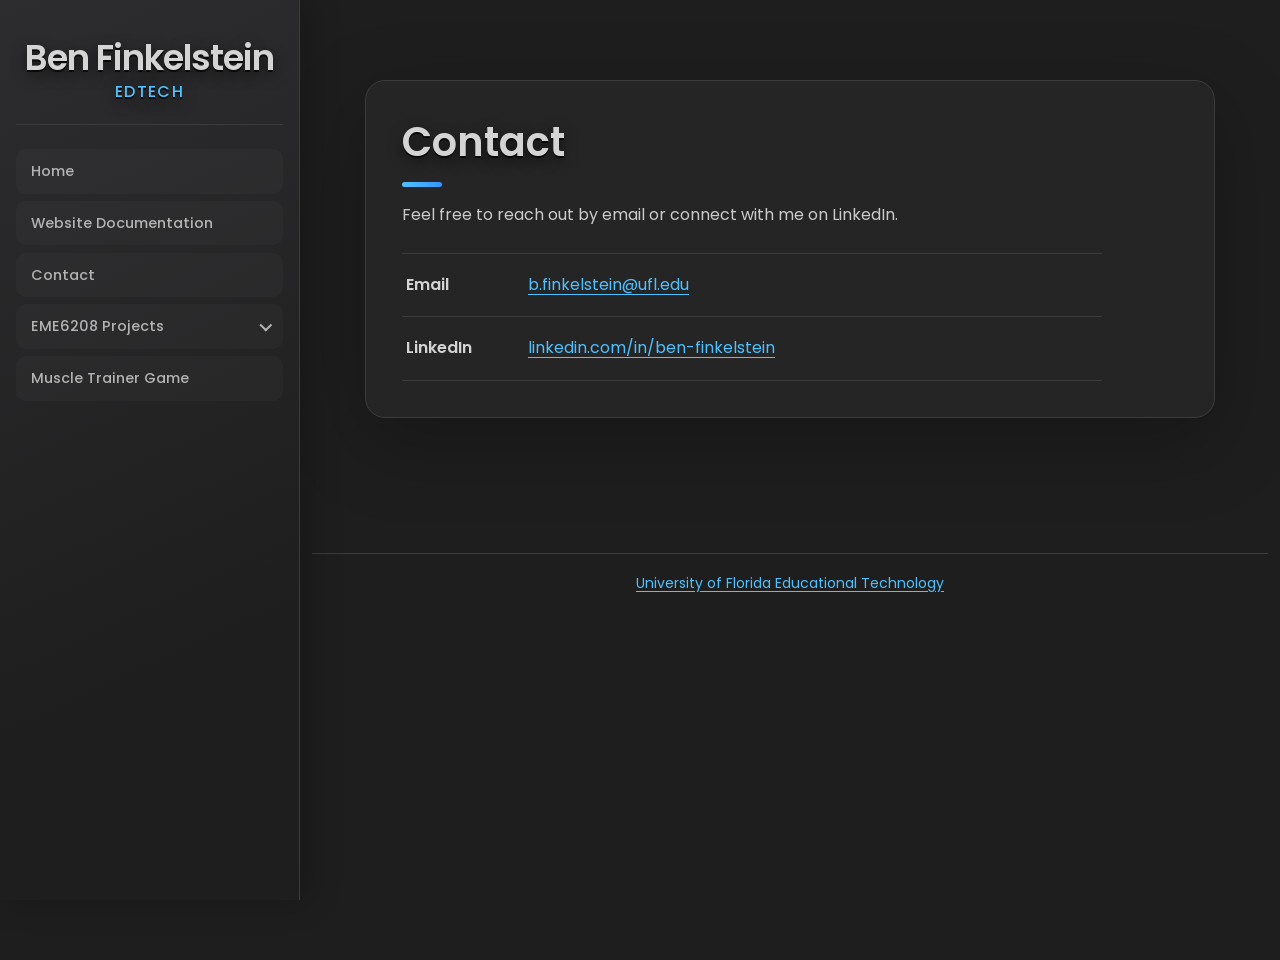
<file: contact/index.html>
<!doctype html>
<html lang="en">
<head>
  <meta charset="utf-8">
  <meta name="viewport" content="width=device-width, initial-scale=1">
  <meta name="description" content="Contact Ben Finkelstein by email or LinkedIn.">
  <title>Contact | Ben Finkelstein</title>
  <link rel="stylesheet" href="../style.css">
  <link rel="stylesheet" href="../landing.css">
  <link rel="stylesheet" href="contact.css">
  <script src="../Sidebar.JS" defer></script>
</head>
<body>
  <main>
    <article class="active contact-page">
      <header>
        <h1 class="h2 article-title">Contact</h1>
        <p class="contact-intro">Feel free to reach out by email or connect with me on LinkedIn.</p>
      </header>

      <ul class="contact-list">
        <li>
          <span class="contact-label">Email</span>
          <a href="mailto:b.finkelstein@ufl.edu">b.finkelstein@ufl.edu</a>
        </li>
        <li>
          <span class="contact-label">LinkedIn</span>
          <a href="https://www.linkedin.com/in/ben-finkelstein/" target="_blank" rel="noopener noreferrer">linkedin.com/in/ben-finkelstein</a>
        </li>
      </ul>
    </article>
  </main>
  <footer class="site-footer"><p><a href="https://education.ufl.edu/educational-technology/">University of Florida Educational Technology</a></p></footer>
</body>
</html>
</file>
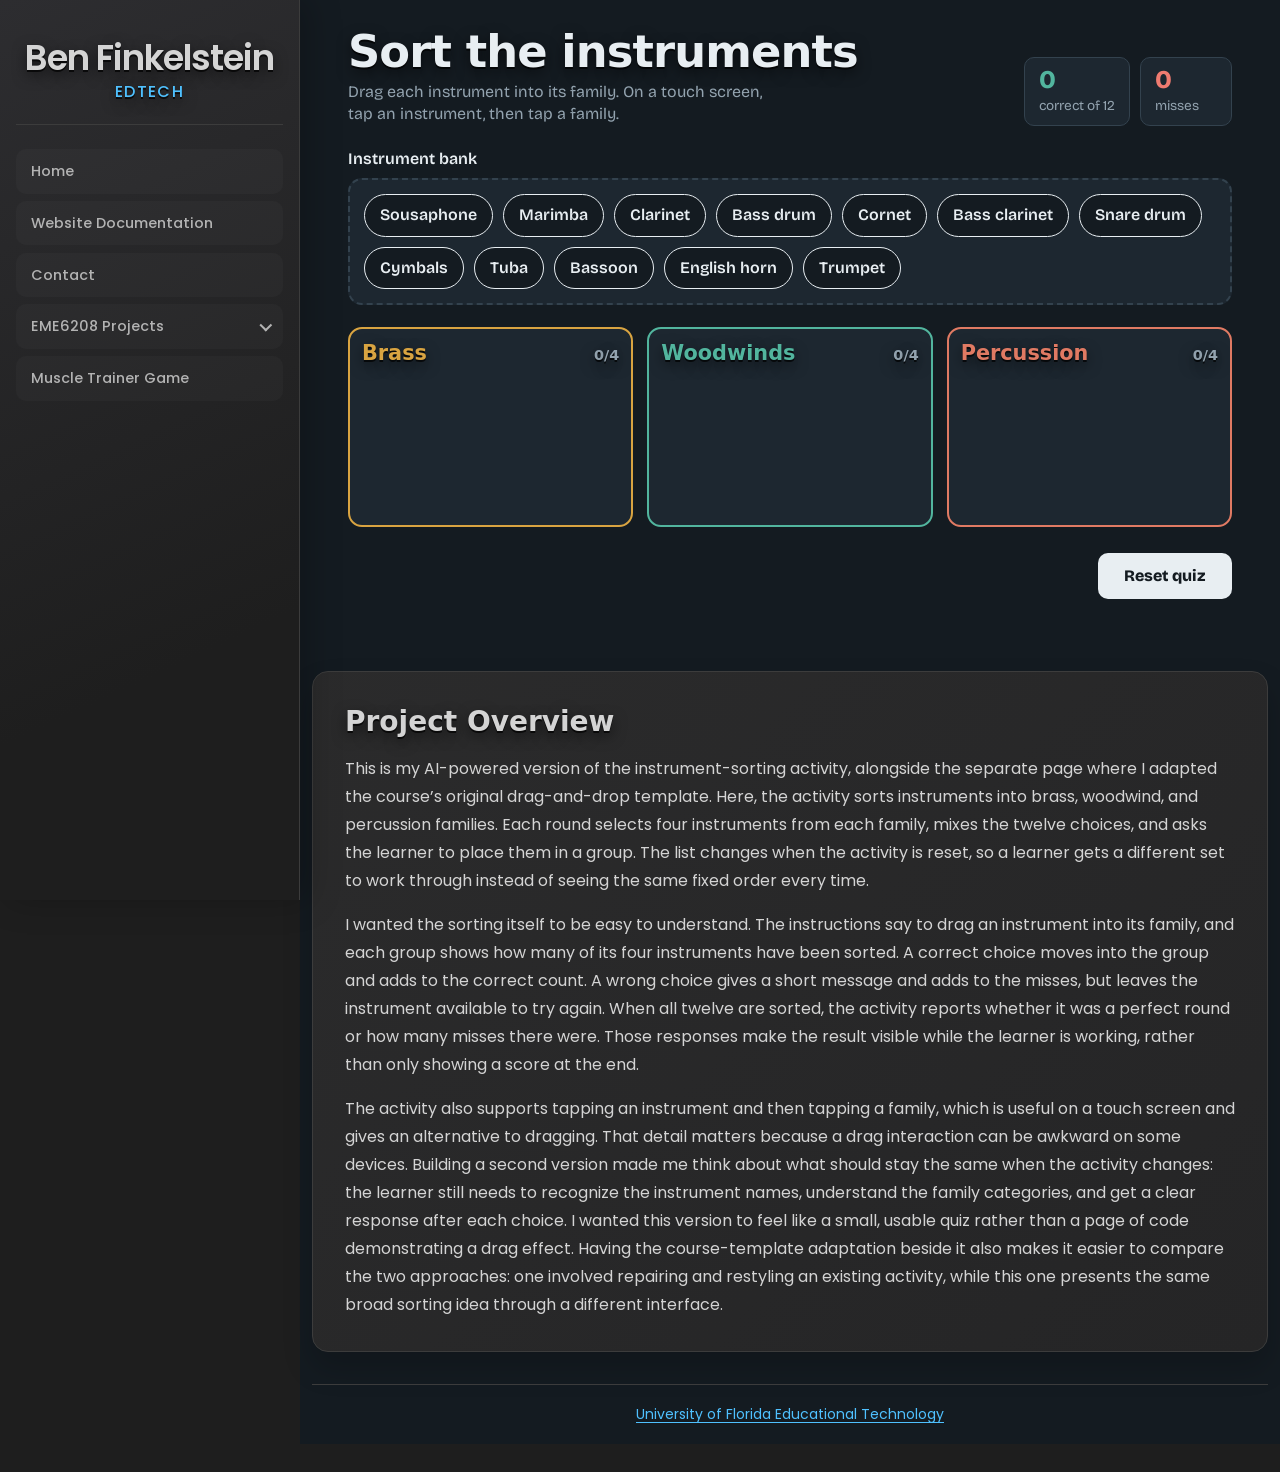
<file: drag-ai/index.html>
<!DOCTYPE html>
<html lang="en">
<head>
<meta charset="utf-8">
<meta name="viewport" content="width=device-width, initial-scale=1, viewport-fit=cover">
<script src="../Sidebar.JS" defer></script>
<title>Sort the Instruments</title>
<link href="https://fonts.googleapis.com/css2?family=Bricolage+Grotesque:wght@400;600;800&display=swap" rel="stylesheet">
  <link rel="stylesheet" href="../style.css">
<link rel="stylesheet" href="drag-ai.css">
<meta http-equiv="Content-Security-Policy" content="upgrade-insecure-requests">

</head>
<body>
<main>
  <header>
    <div>
      <h1>Sort the instruments</h1>
      <p class="sub">Drag each instrument into its family. On a touch screen, tap an instrument, then tap a family.</p>
    </div>
    <div class="score" aria-live="polite">
      <div class="stat good"><b id="correct">0</b><span>correct of <span id="total">12</span></span></div>
      <div class="stat bad"><b id="wrong">0</b><span>misses</span></div>
    </div>
  </header>

  <p class="bank-title">Instrument bank</p>
  <div class="bank" id="bank" data-zone="bank"></div>

  <div class="zones" id="zones"></div>

  <div class="bar">
    <p id="msg" aria-live="polite"></p>
    <button class="reset" id="reset" type="button">Reset quiz</button>
  </div>
</main>

<script>

const POOL = {
  Brass: ["Trumpet","Trombone","French horn","Tuba","Cornet","Euphonium","Flugelhorn","Bugle","Sousaphone"],
  Woodwinds: ["Flute","Clarinet","Oboe","Bassoon","Saxophone","Piccolo","English horn","Recorder","Bass clarinet"],
  Percussion: ["Snare drum","Xylophone","Timpani","Cymbals","Triangle","Marimba","Tambourine","Glockenspiel","Bass drum"]
};
const CATS = ["Brass","Woodwinds","Percussion"];
const PER_CAT = 4;

const bank = document.getElementById("bank");
const zonesEl = document.getElementById("zones");
const msg = document.getElementById("msg");
let correct = 0, wrong = 0, selected = null;

function shuffle(a){
  a = a.slice();
  for(let i=a.length-1;i>0;i--){const j=Math.floor(Math.random()*(i+1));[a[i],a[j]]=[a[j],a[i]];}
  return a;
}

function buildZones(){
  zonesEl.innerHTML = "";
  CATS.forEach(cat=>{
    const z = document.createElement("div");
    z.className = "zone"; z.dataset.cat = cat; z.dataset.zone = cat;
    z.innerHTML = `<h2>${cat}<small><span class="n">0</span>/${PER_CAT}</small></h2><div class="items"></div>`;
    zonesEl.appendChild(z);
  });
}

function newRound(){
  correct = 0; wrong = 0; selected = null;
  msg.textContent = "";
  buildZones();
  bank.innerHTML = "";
  const picks = [];
  CATS.forEach(cat=>shuffle(POOL[cat]).slice(0,PER_CAT).forEach(name=>picks.push({name,cat})));
  shuffle(picks).forEach(p=>{
    const c = document.createElement("button");
    c.type = "button"; c.className = "chip"; c.draggable = true;
    c.textContent = p.name; c.dataset.cat = p.cat;
    bank.appendChild(c);
  });
  document.getElementById("total").textContent = picks.length;
  updateScore();
}

function updateScore(){
  document.getElementById("correct").textContent = correct;
  document.getElementById("wrong").textContent = wrong;
}

function attempt(chip, zone){
  if(!chip || !zone || chip.classList.contains("locked")) return;
  const cat = zone.dataset.cat;
  if(!cat) return;
  chip.classList.remove("selected"); selected = null;
  if(chip.dataset.cat === cat){
    chip.classList.add("locked"); chip.draggable = false; chip.disabled = true;
    zone.querySelector(".items").appendChild(chip);
    zone.querySelector(".n").textContent = zone.querySelectorAll(".chip").length;
    correct++;
    msg.textContent = "Yes, " + chip.textContent + " is " + cat.toLowerCase() + ".";
    if(correct === +document.getElementById("total").textContent){
      msg.textContent = wrong === 0
        ? "Perfect score. No misses."
        : "All sorted, with " + wrong + (wrong === 1 ? " miss." : " misses.");
    }
  } else {
    wrong++;
    msg.textContent = chip.textContent + " doesn’t belong in " + cat + ". Try again.";
    chip.classList.remove("shake"); void chip.offsetWidth; chip.classList.add("shake");
    setTimeout(()=>chip.classList.remove("shake"),400);
  }
  updateScore();
}

/* Mouse drag and drop */
let dragged = null;
document.addEventListener("dragstart",e=>{
  const c = e.target.closest(".chip");
  if(!c || c.classList.contains("locked")) return;
  dragged = c; c.classList.add("dragging");
  e.dataTransfer.effectAllowed = "move";
  e.dataTransfer.setData("text/plain", c.textContent);
});
document.addEventListener("dragend",()=>{
  if(dragged) dragged.classList.remove("dragging");
  dragged = null;
  document.querySelectorAll(".over").forEach(z=>z.classList.remove("over"));
});
zonesEl.addEventListener("dragover",e=>{
  const z = e.target.closest(".zone");
  if(z){e.preventDefault(); z.classList.add("over");}
});
zonesEl.addEventListener("dragleave",e=>{
  const z = e.target.closest(".zone");
  if(z && !z.contains(e.relatedTarget)) z.classList.remove("over");
});
zonesEl.addEventListener("drop",e=>{
  e.preventDefault();
  const z = e.target.closest(".zone");
  if(z) z.classList.remove("over");
  attempt(dragged, z);
});

/* Tap or keyboard: select a chip, then choose a family */
bank.addEventListener("click",e=>{
  const c = e.target.closest(".chip");
  if(!c) return;
  if(selected) selected.classList.remove("selected");
  if(selected === c){selected = null; return;}
  selected = c; c.classList.add("selected");
  msg.textContent = "Now choose a family for " + c.textContent + ".";
});
zonesEl.addEventListener("click",e=>{
  const z = e.target.closest(".zone");
  if(z && selected) attempt(selected, z);
});

document.getElementById("reset").addEventListener("click",newRound);
newRound();
</script>
<section class="project-reflection" aria-labelledby="project-reflection-title">
  <h2 id="project-reflection-title">Project Overview</h2>
  <p>This is my AI-powered version of the instrument-sorting activity, alongside the separate page where I adapted the course’s original drag-and-drop template. Here, the activity sorts instruments into brass, woodwind, and percussion families. Each round selects four instruments from each family, mixes the twelve choices, and asks the learner to place them in a group. The list changes when the activity is reset, so a learner gets a different set to work through instead of seeing the same fixed order every time.</p>
  <p>I wanted the sorting itself to be easy to understand. The instructions say to drag an instrument into its family, and each group shows how many of its four instruments have been sorted. A correct choice moves into the group and adds to the correct count. A wrong choice gives a short message and adds to the misses, but leaves the instrument available to try again. When all twelve are sorted, the activity reports whether it was a perfect round or how many misses there were. Those responses make the result visible while the learner is working, rather than only showing a score at the end.</p>
  <p>The activity also supports tapping an instrument and then tapping a family, which is useful on a touch screen and gives an alternative to dragging. That detail matters because a drag interaction can be awkward on some devices. Building a second version made me think about what should stay the same when the activity changes: the learner still needs to recognize the instrument names, understand the family categories, and get a clear response after each choice. I wanted this version to feel like a small, usable quiz rather than a page of code demonstrating a drag effect. Having the course-template adaptation beside it also makes it easier to compare the two approaches: one involved repairing and restyling an existing activity, while this one presents the same broad sorting idea through a different interface.</p>
</section>
  <footer class="site-footer"><p><a href="https://education.ufl.edu/educational-technology/">University of Florida Educational Technology</a></p></footer>
</body>
</html>
</file>
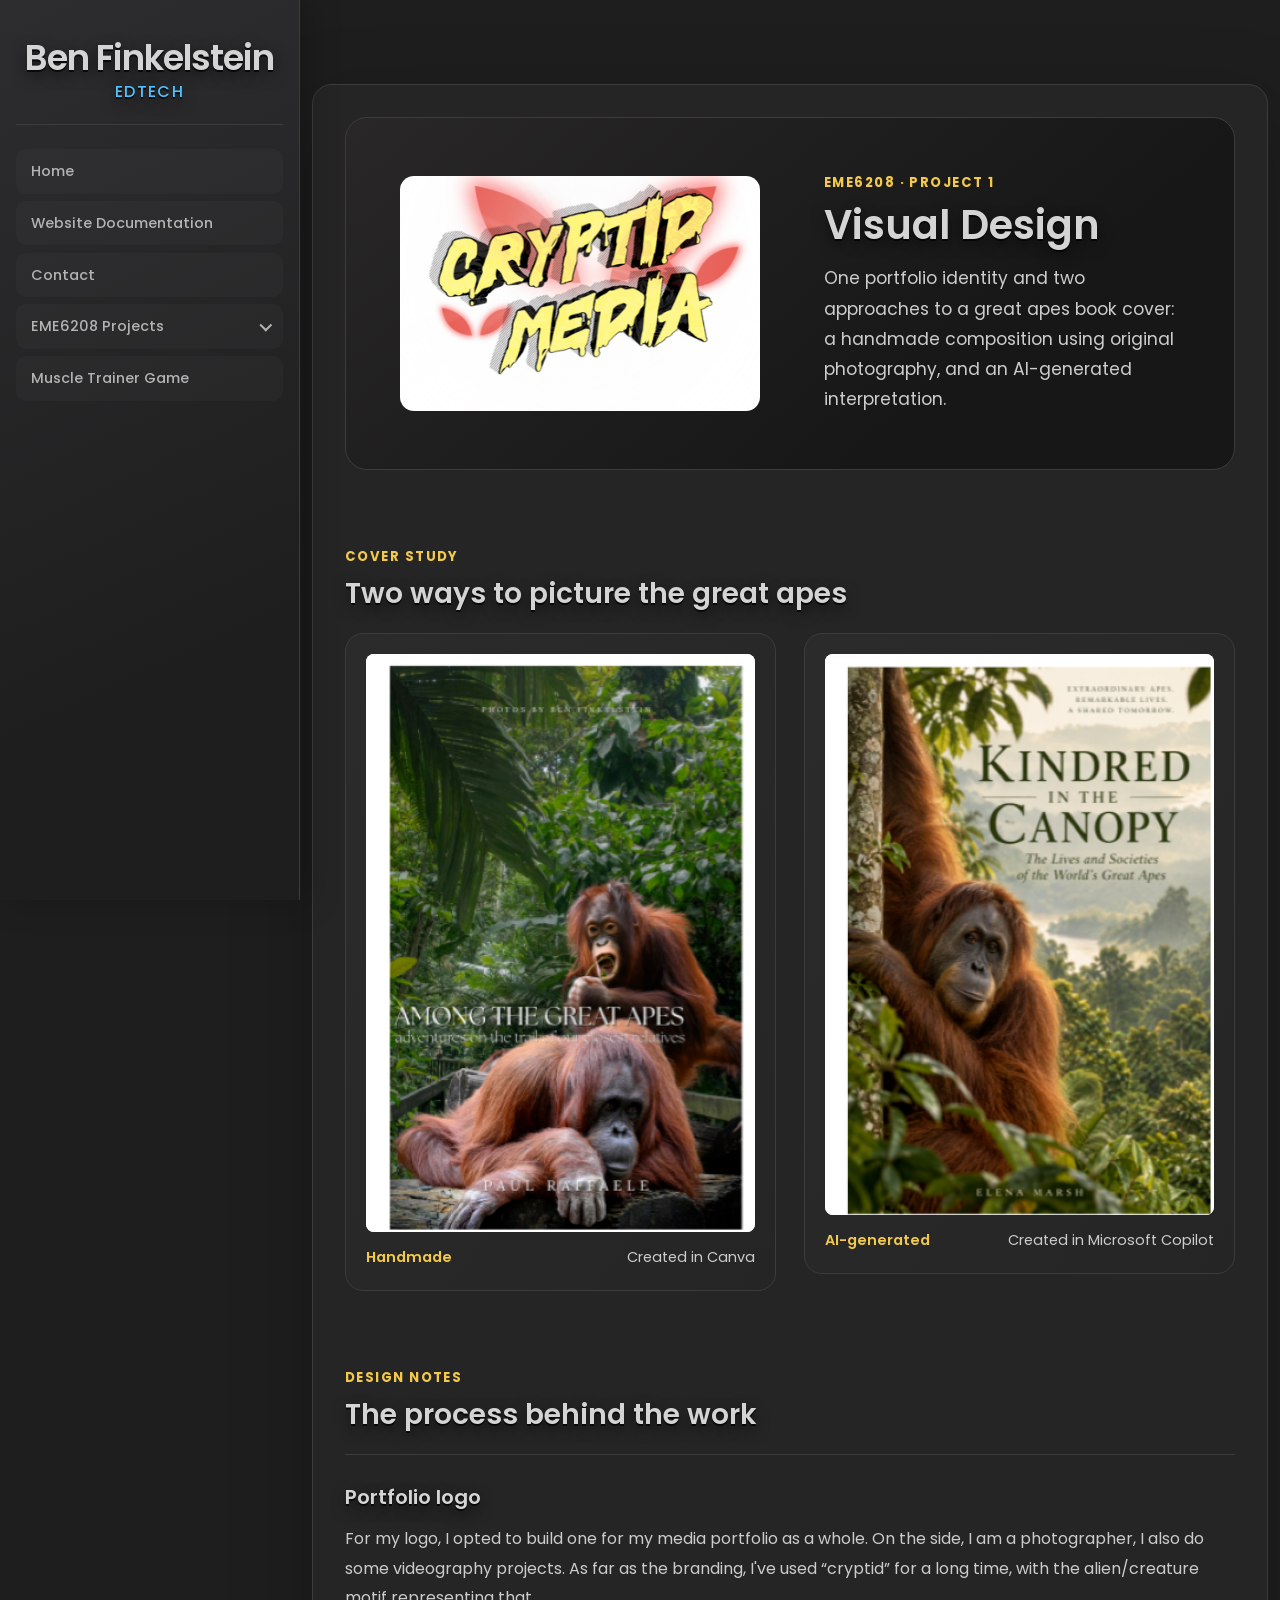
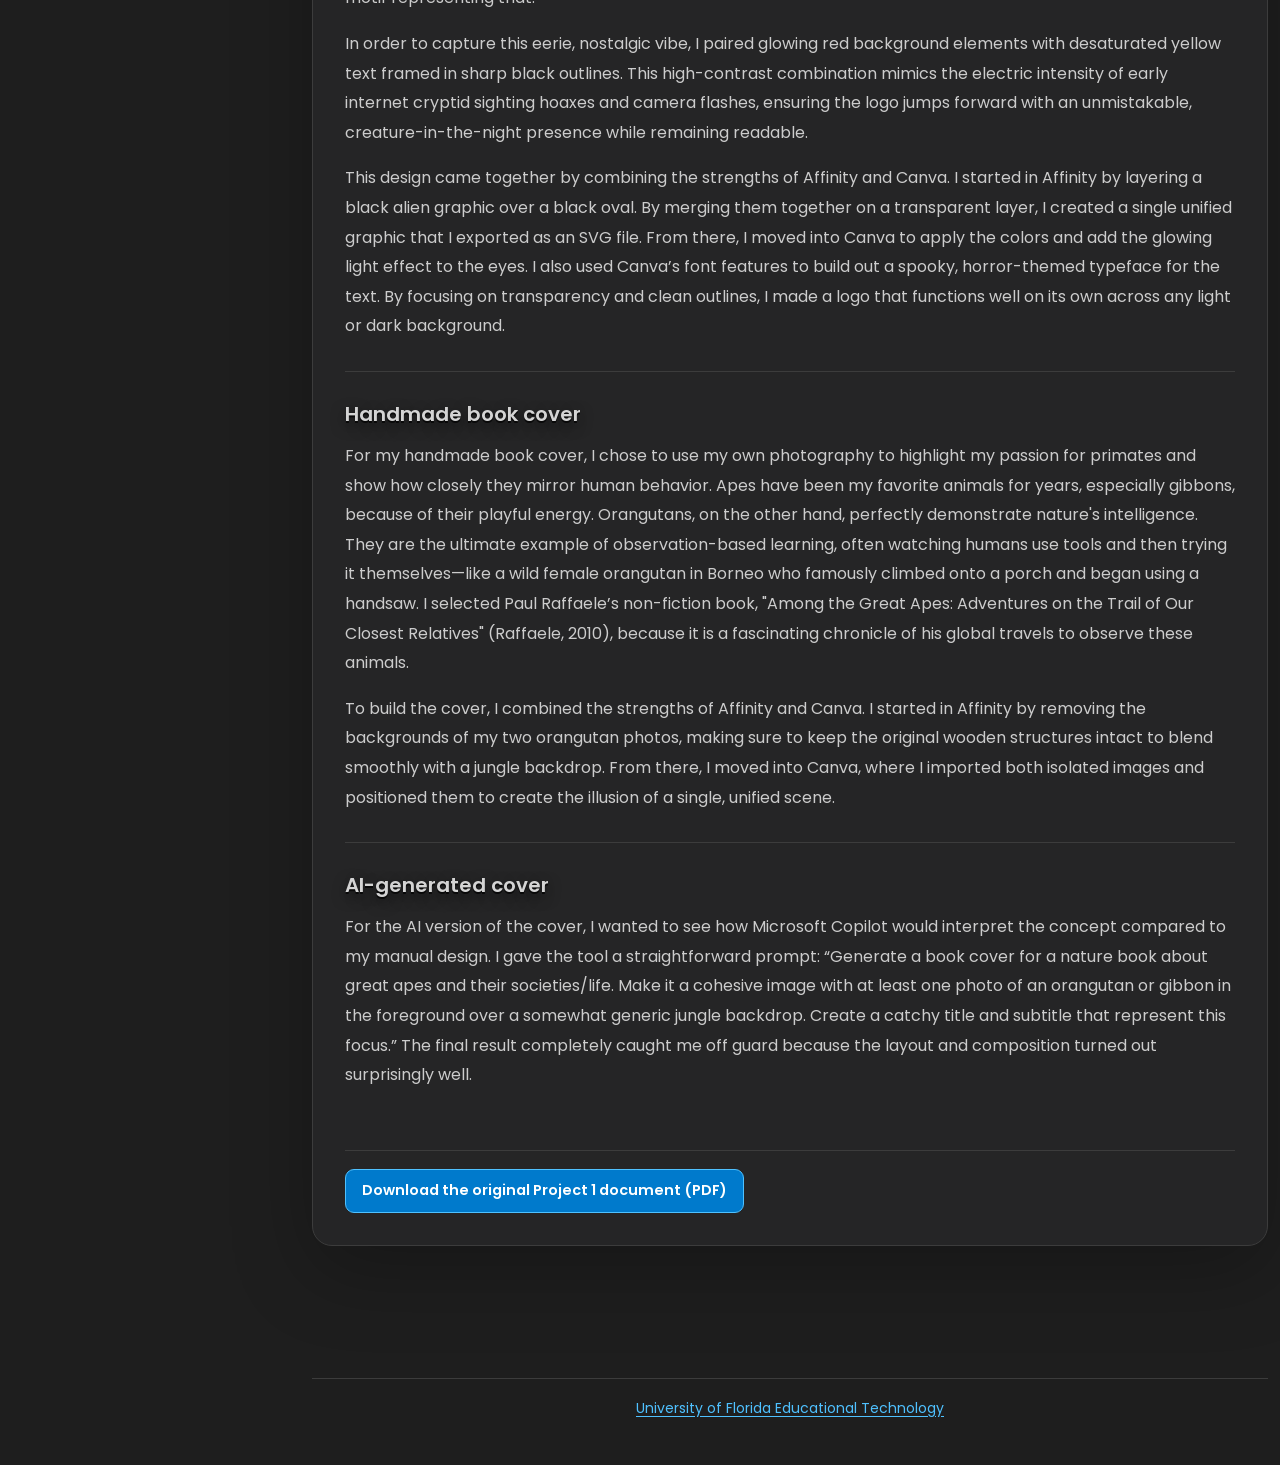
<file: eme6208-project-1/index.html>
<!doctype html>
<html lang="en">
  <head>
    <meta charset="utf-8">
    <meta name="viewport" content="width=device-width, initial-scale=1">
    <meta name="description" content="EME6208 Project 1: a portfolio logo, a handmade orangutan book cover, an AI-generated cover, and the designer's reflection.">
    <title>EME6208 Project 1 | Visual Design</title>
    <link rel="stylesheet" href="../style.css">
    <link rel="stylesheet" href="../landing.css">
    <link rel="stylesheet" href="project.css">
    <script src="../Sidebar.JS" defer></script>
  </head>
  <body>
    <main>
      <article class="active project-page">
        <header class="project-hero">
          <img class="portfolio-logo" src="cryptid-media-logo.png" alt="Cryptid Media logo in yellow lettering with a red glow and creature-inspired graphic">
          <div class="hero-copy">
            <p class="eyebrow">EME6208 · Project 1</p>
            <h1>Visual Design</h1>
            <p>One portfolio identity and two approaches to a great apes book cover: a handmade composition using original photography, and an AI-generated interpretation.</p>
          </div>
        </header>

        <section class="cover-showcase" aria-labelledby="covers-title">
          <div class="section-heading">
            <p class="eyebrow">Cover study</p>
            <h2 id="covers-title">Two ways to picture the great apes</h2>
          </div>
          <div class="cover-grid">
            <figure class="cover-card">
              <img src="handmade-orangutan-cover.png" alt="Handmade cover for Among the Great Apes, showing two orangutans in a forest setting" loading="lazy" decoding="async">
              <figcaption><span>Handmade</span><span>Created in Canva</span></figcaption>
            </figure>
            <figure class="cover-card">
              <img src="copilot-orangutan-cover.png" alt="AI-generated cover titled Kindred in the Canopy, showing an orangutan against a jungle landscape" loading="lazy" decoding="async">
              <figcaption><span>AI-generated</span><span>Created in Microsoft Copilot</span></figcaption>
            </figure>
          </div>
        </section>

        <section class="reflection" aria-labelledby="reflection-title">
          <div class="section-heading">
            <p class="eyebrow">Design notes</p>
            <h2 id="reflection-title">The process behind the work</h2>
          </div>

          <div class="reflection-block">
            <h3>Portfolio logo</h3>
            <p>For my logo, I opted to build one for my media portfolio as a whole. On the side, I am a photographer, I also do some videography projects. As far as the branding, I've used “cryptid” for a long time, with the alien/creature motif representing that.</p>
            <p>In order to capture this eerie, nostalgic vibe, I paired glowing red background elements with desaturated yellow text framed in sharp black outlines. This high-contrast combination mimics the electric intensity of early internet cryptid sighting hoaxes and camera flashes, ensuring the logo jumps forward with an unmistakable, creature-in-the-night presence while remaining readable.</p>
            <p>This design came together by combining the strengths of Affinity and Canva. I started in Affinity by layering a black alien graphic over a black oval. By merging them together on a transparent layer, I created a single unified graphic that I exported as an SVG file. From there, I moved into Canva to apply the colors and add the glowing light effect to the eyes. I also used Canva’s font features to build out a spooky, horror-themed typeface for the text. By focusing on transparency and clean outlines, I made a logo that functions well on its own across any light or dark background.</p>
          </div>

          <div class="reflection-block">
            <h3>Handmade book cover</h3>
            <p>For my handmade book cover, I chose to use my own photography to highlight my passion for primates and show how closely they mirror human behavior. Apes have been my favorite animals for years, especially gibbons, because of their playful energy. Orangutans, on the other hand, perfectly demonstrate nature's intelligence. They are the ultimate example of observation-based learning, often watching humans use tools and then trying it themselves—like a wild female orangutan in Borneo who famously climbed onto a porch and began using a handsaw. I selected Paul Raffaele’s non-fiction book, "Among the Great Apes: Adventures on the Trail of Our Closest Relatives" (Raffaele, 2010), because it is a fascinating chronicle of his global travels to observe these animals.</p>
            <p>To build the cover, I combined the strengths of Affinity and Canva. I started in Affinity by removing the backgrounds of my two orangutan photos, making sure to keep the original wooden structures intact to blend smoothly with a jungle backdrop. From there, I moved into Canva, where I imported both isolated images and positioned them to create the illusion of a single, unified scene.</p>
          </div>

          <div class="reflection-block">
            <h3>AI-generated cover</h3>
            <p>For the AI version of the cover, I wanted to see how Microsoft Copilot would interpret the concept compared to my manual design. I gave the tool a straightforward prompt: “Generate a book cover for a nature book about great apes and their societies/life. Make it a cohesive image with at least one photo of an orangutan or gibbon in the foreground over a somewhat generic jungle backdrop. Create a catchy title and subtitle that represent this focus.” The final result completely caught me off guard because the layout and composition turned out surprisingly well.</p>
          </div>
        </section>

        <p class="source-download"><a class="portfolio-button" href="EME6208-P1.pdf">Download the original Project 1 document (PDF)</a></p>
      </article>
    </main>
    <footer class="site-footer"><p><a href="https://education.ufl.edu/educational-technology/">University of Florida Educational Technology</a></p></footer>
  </body>
</html>
</file>
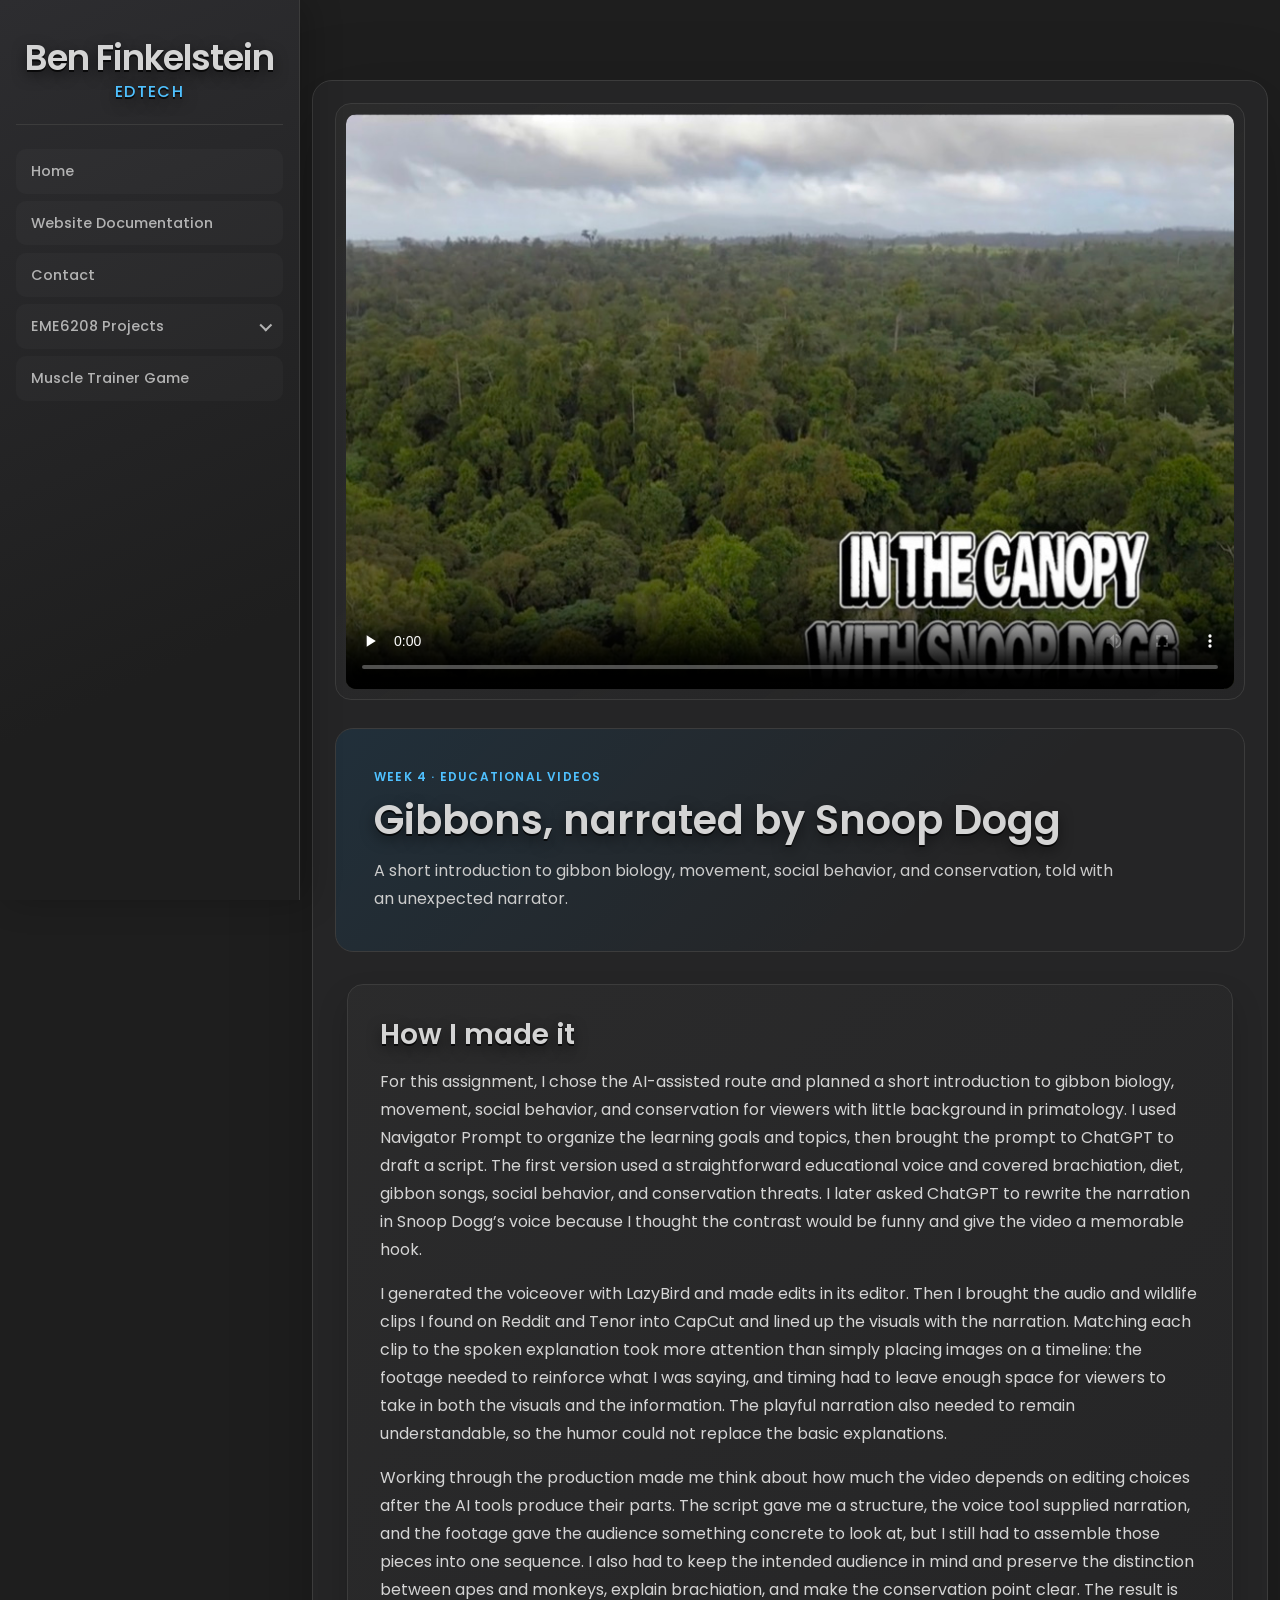
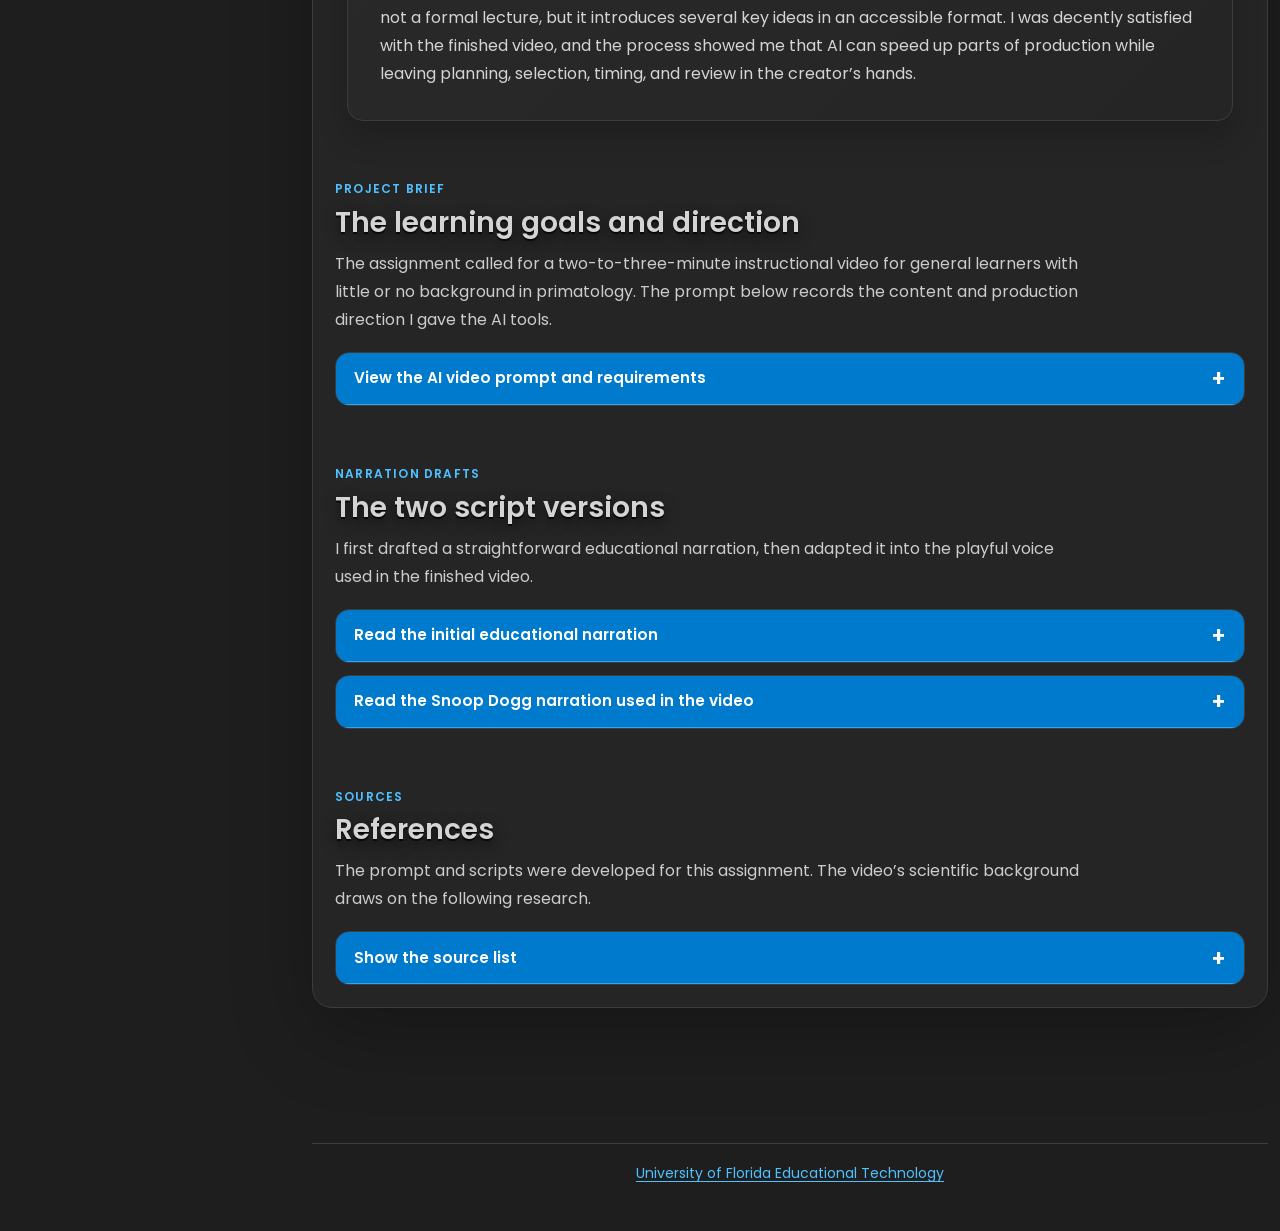
<file: gibbons-and-snoop/index.html>
<!doctype html>
<html lang="en">
  <head>
    <meta charset="UTF-8">
    <meta name="viewport" content="width=device-width, initial-scale=1.0">
    <meta name="description" content="Gibbons, narrated by Snoop Dogg: an educational video with production notes, scripts, prompt, and references.">
    <title>Gibbons, Narrated by Snoop Dogg | Educational Video</title>
    <link rel="stylesheet" href="../style.css">
    <link rel="stylesheet" href="../landing.css">
    <link rel="stylesheet" href="gibbons.css">
    <script src="../Sidebar.JS" defer></script>
  </head>
  <body>
    <main>
      <article class="active gibbons-page">
        <div class="video-player">
          <video controls playsinline preload="none" poster="homepage-thumbnail.jpg" aria-label="Gibbons, narrated by Snoop Dogg">
            <source src="Gibbons_And_Snoop.mp4" type="video/mp4">
            Your browser does not support MP4 playback. <a href="Gibbons_And_Snoop.mp4">Open or download the video.</a>
          </video>
        </div>

        <header class="gibbons-header">
          <p class="brand-kicker">Week 4 · Educational videos</p>
          <h1>Gibbons, narrated by Snoop Dogg</h1>
          <p class="gibbons-lead">A short introduction to gibbon biology, movement, social behavior, and conservation, told with an unexpected narrator.</p>
        </header>

        <section class="project-reflection" aria-labelledby="production-title">
          <h2 id="production-title">How I made it</h2>
          <p>For this assignment, I chose the AI-assisted route and planned a short introduction to gibbon biology, movement, social behavior, and conservation for viewers with little background in primatology. I used Navigator Prompt to organize the learning goals and topics, then brought the prompt to ChatGPT to draft a script. The first version used a straightforward educational voice and covered brachiation, diet, gibbon songs, social behavior, and conservation threats. I later asked ChatGPT to rewrite the narration in Snoop Dogg’s voice because I thought the contrast would be funny and give the video a memorable hook.</p>
          <p>I generated the voiceover with LazyBird and made edits in its editor. Then I brought the audio and wildlife clips I found on Reddit and Tenor into CapCut and lined up the visuals with the narration. Matching each clip to the spoken explanation took more attention than simply placing images on a timeline: the footage needed to reinforce what I was saying, and timing had to leave enough space for viewers to take in both the visuals and the information. The playful narration also needed to remain understandable, so the humor could not replace the basic explanations.</p>
          <p>Working through the production made me think about how much the video depends on editing choices after the AI tools produce their parts. The script gave me a structure, the voice tool supplied narration, and the footage gave the audience something concrete to look at, but I still had to assemble those pieces into one sequence. I also had to keep the intended audience in mind and preserve the distinction between apes and monkeys, explain brachiation, and make the conservation point clear. The result is not a formal lecture, but it introduces several key ideas in an accessible format. I was decently satisfied with the finished video, and the process showed me that AI can speed up parts of production while leaving planning, selection, timing, and review in the creator’s hands.</p>
        </section>

        <section class="gibbons-section" aria-labelledby="brief-title">
          <div class="gibbons-section-heading">
            <p class="brand-kicker">Project brief</p>
            <h2 id="brief-title">The learning goals and direction</h2>
            <p>The assignment called for a two-to-three-minute instructional video for general learners with little or no background in primatology. The prompt below records the content and production direction I gave the AI tools.</p>
          </div>

          <details class="gibbons-disclosure">
            <summary>View the AI video prompt and requirements</summary>
            <div class="disclosure-content">
              <p><strong>Prompt via Navigator Prompt:</strong> Create a two-to-three-minute instructional video titled “Gibbons: The Acrobatic Apes of the Rainforest.” Introduce learners to the biology, behavior, and ecological significance of gibbons (family Hylobatidae).</p>

              <h3>Learning objectives</h3>
              <p>By the end of the video, learners should be able to:</p>
              <ol>
                <li>Identify gibbons as apes rather than monkeys.</li>
                <li>Explain how gibbons use brachiation to move through rainforest canopies.</li>
                <li>Describe basic aspects of gibbon diet, vocal communication, and social behavior.</li>
                <li>Identify major threats to gibbon populations and explain why conservation matters.</li>
              </ol>

              <h3>Planned sequence</h3>
              <ol>
                <li>Introduce gibbons and distinguish them from monkeys.</li>
                <li>Explain how their anatomy supports brachiation.</li>
                <li>Describe their rainforest habitat and primarily fruit-based diet.</li>
                <li>Introduce vocalizations, territorial songs, and coordinated duets.</li>
                <li>Describe common social structures while noting that behavior varies by species.</li>
                <li>Explain threats such as habitat loss and illegal wildlife trade.</li>
                <li>End with a summary and a call to protect gibbon habitat.</li>
              </ol>

              <h3>Production and accuracy requirements</h3>
              <ul>
                <li>Pair concise narration with relevant wildlife footage or visual demonstrations, and introduce scientific terms in context.</li>
                <li>Use on-screen labels, arrows for brachiation, and sound-wave visuals for communication; include rainforest sounds and music where appropriate.</li>
                <li>Use an engaging but professional narration style, avoid unsupported claims and unnecessary visual distractions, and distinguish general traits from species-specific behavior.</li>
                <li>Base content on peer-reviewed research, include brief in-scene citations, and provide an APA 7 reference list at the end.</li>
                <li>Deliver a narrated script, scene-by-scene visual sequence, on-screen text, a closing summary, and references in a visually engaging, accessible video.</li>
              </ul>
            </div>
          </details>
        </section>

        <section class="gibbons-section" aria-labelledby="scripts-title">
          <div class="gibbons-section-heading">
            <p class="brand-kicker">Narration drafts</p>
            <h2 id="scripts-title">The two script versions</h2>
            <p>I first drafted a straightforward educational narration, then adapted it into the playful voice used in the finished video.</p>
          </div>

          <details class="gibbons-disclosure">
            <summary>Read the initial educational narration</summary>
            <div class="script-content">
              <section><h3>Introduction · 0:00–0:15</h3><p>Have you ever seen an animal swing through the rainforest like an acrobat? Meet the gibbon! Gibbons are small apes that live in the forests of Southeast Asia. Although they may look like monkeys, gibbons are actually apes, just like orangutans, gorillas, and chimpanzees.</p></section>
              <section><h3>Movement and anatomy · 0:15–0:45</h3><p>One of the most remarkable features of gibbons is their ability to swing through the trees. This movement is called brachiation. Gibbons have exceptionally long arms and specialized muscles that help them swing efficiently from branch to branch. Their powerful forelimbs allow them to travel rapidly through the forest canopy while searching for food.</p></section>
              <section><h3>Diet and habitat · 0:45–1:10</h3><p>Gibbons spend most of their lives high in the trees. Their diet consists primarily of fruit, but they also eat leaves, flowers, and occasionally insects. By traveling through the canopy and consuming fruit, gibbons can help disperse seeds throughout the forest, contributing to the ecosystem.</p></section>
              <section><h3>Communication · 1:10–1:40</h3><p>Gibbons are also famous for their songs. Many species produce loud, complex vocalizations, and some perform coordinated duets with their partners. These songs are more than just sounds. They can help gibbons defend their territory, communicate with other groups, and even signal the presence of predators.</p></section>
              <section><h3>Social behavior · 1:40–2:05</h3><p>Many gibbons live in small family groups consisting of a breeding pair and their offspring. They often form long-term pair bonds and use vocalizations to maintain contact and defend their territory. Their social behavior makes them particularly interesting to researchers studying primate communication and relationships.</p></section>
              <section><h3>Conservation and conclusion · 2:05–2:30</h3><p>Unfortunately, gibbons face serious threats, including habitat destruction and illegal wildlife trade. Protecting rainforest habitats is essential for their survival. Gibbons are fascinating examples of how animals adapt to their environments. Their incredible movement, complex communication, and social behavior remind us why rainforest conservation matters.</p></section>
              <section><h3>End screen</h3><p>Remember: Protect the forest, protect the gibbons!</p></section>
            </div>
          </details>

          <details class="gibbons-disclosure">
            <summary>Read the Snoop Dogg narration used in the video</summary>
            <div class="script-content snoop-script">
              <p>“Yo, what’s good, everybody? Today we’re slidin’ through the rainforest to check out one of the smoothest creatures in the jungle: the gibbon. These little homies ain’t monkeys—they’re apes. And when it comes to movin’ through the trees? Man, they got that whole situation on lock.”</p>
              <p>“Check out them arms, though. Long, powerful, built for the ultimate jungle swing. Gibbons use a technique called brachiation—that’s a fancy scientific word for swingin’ from branch to branch like they own the place. They can travel crazy fast through the canopy, barely even touchin’ the ground. While you out here tryna climb a ladder, these dudes are flyin’ through the forest like it’s nothin’. Straight-up acrobatic legends.”</p>
              <p>“Now, where these homies hang out? Tropical forests across Southeast Asia. And what’s on the menu? Mostly fruit, with some leaves, flowers, and insects thrown in for flavor. These gibbons keep it fresh, keep it natural, and keep it movin’.”</p>
              <p>“But they ain’t just out here snackin’. When they eat fruit, they spread seeds throughout the forest. That means these little tree-swingin’ legends help grow the next generation of rainforest. Nature’s gardeners, baby.”</p>
              <p>“And don’t get it twisted—these dudes got pipes. Gibbons sing loud, complex calls that echo through the jungle. Some pairs even perform duets together. That’s right. Couple goals in the canopy. They use these songs to communicate, defend their territory, and let everybody know, ‘Yo, this is our spot. Respect the boundaries.’”</p>
              <p>“Gibbons usually roll in small family groups, often with a pair of adults and their young. They spend time together, look out for each other, and keep the family vibes strong. Ain’t no massive squad needed. Just a tight-knit crew, some good branches, and a whole lotta rainforest.”</p>
              <p>“But here’s where things get serious, fam. Deforestation and habitat loss are putting gibbons in danger. Their forest homes are disappearin’, and some species are critically endangered. We gotta protect these forests if we want these smooth-swingin’ homies to keep doin’ their thing.”</p>
              <p>“So next time you look up at the trees, remember the gibbon: the king of the canopy, the master of the swing, and a true rainforest OG. Protect the forest, protect the gibbons. Stay cool, y’all.”</p>
            </div>
          </details>
        </section>

        <section class="gibbons-section" aria-labelledby="references-title">
          <div class="gibbons-section-heading">
            <p class="brand-kicker">Sources</p>
            <h2 id="references-title">References</h2>
            <p>The prompt and scripts were developed for this assignment. The video’s scientific background draws on the following research.</p>
          </div>
          <details class="gibbons-disclosure">
            <summary>Show the source list</summary>
            <ol class="gibbons-references">
              <li>OpenAI. (2026). <em>Prompt used to develop an instructional video on gibbon biology and behavior</em> [AI-generated prompt]. <a href="https://chatgpt.com/">ChatGPT</a>.</li>
              <li>Clarke, E., Reichard, U. H., &amp; Zuberbühler, K. (2006). The syntax and meaning of wild gibbon songs. <em>PLOS ONE, 1</em>(1), e73. <a href="https://doi.org/10.1371/journal.pone.0000073">https://doi.org/10.1371/journal.pone.0000073</a></li>
              <li>Fuentes, A. (2000). Hylobatid communities: Changing views on pair bonding and social organization in hominoids. <em>American Journal of Physical Anthropology, 113</em>(S31), 33–60. <a href="https://doi.org/10.1002/1096-8644(2000)43:31%2B3.0.CO;2-D">https://doi.org/10.1002/1096-8644(2000)43:31+3.0.CO;2-D</a></li>
              <li>Geissmann, T. (2002). Duet-splitting and the evolution of gibbon songs. <em>Biological Reviews, 77</em>(1), 57–76. <a href="https://doi.org/10.1017/S1464793101005826">https://doi.org/10.1017/S1464793101005826</a></li>
              <li>Michilsens, F., et al. (2009). Functional anatomy of the gibbon forelimb: Adaptations to a brachiating lifestyle. <em>Journal of Anatomy, 215</em>(3), 335–354. <a href="https://doi.org/10.1111/j.1469-7580.2009.01109.x">https://doi.org/10.1111/j.1469-7580.2009.01109.x</a></li>
              <li>Cheyne, S. M., et al. (2024). The power of gibbon songs: Going beyond the research to inform conservation actions. <em>American Journal of Primatology, 86</em>(7), e23626. <a href="https://doi.org/10.1002/ajp.23626">https://doi.org/10.1002/ajp.23626</a></li>
            </ol>
          </details>
        </section>
      </article>
    </main>
    <footer class="site-footer">
      <p><a href="https://education.ufl.edu/educational-technology/">University of Florida Educational Technology</a></p>
    </footer>
  </body>
</html>
</file>
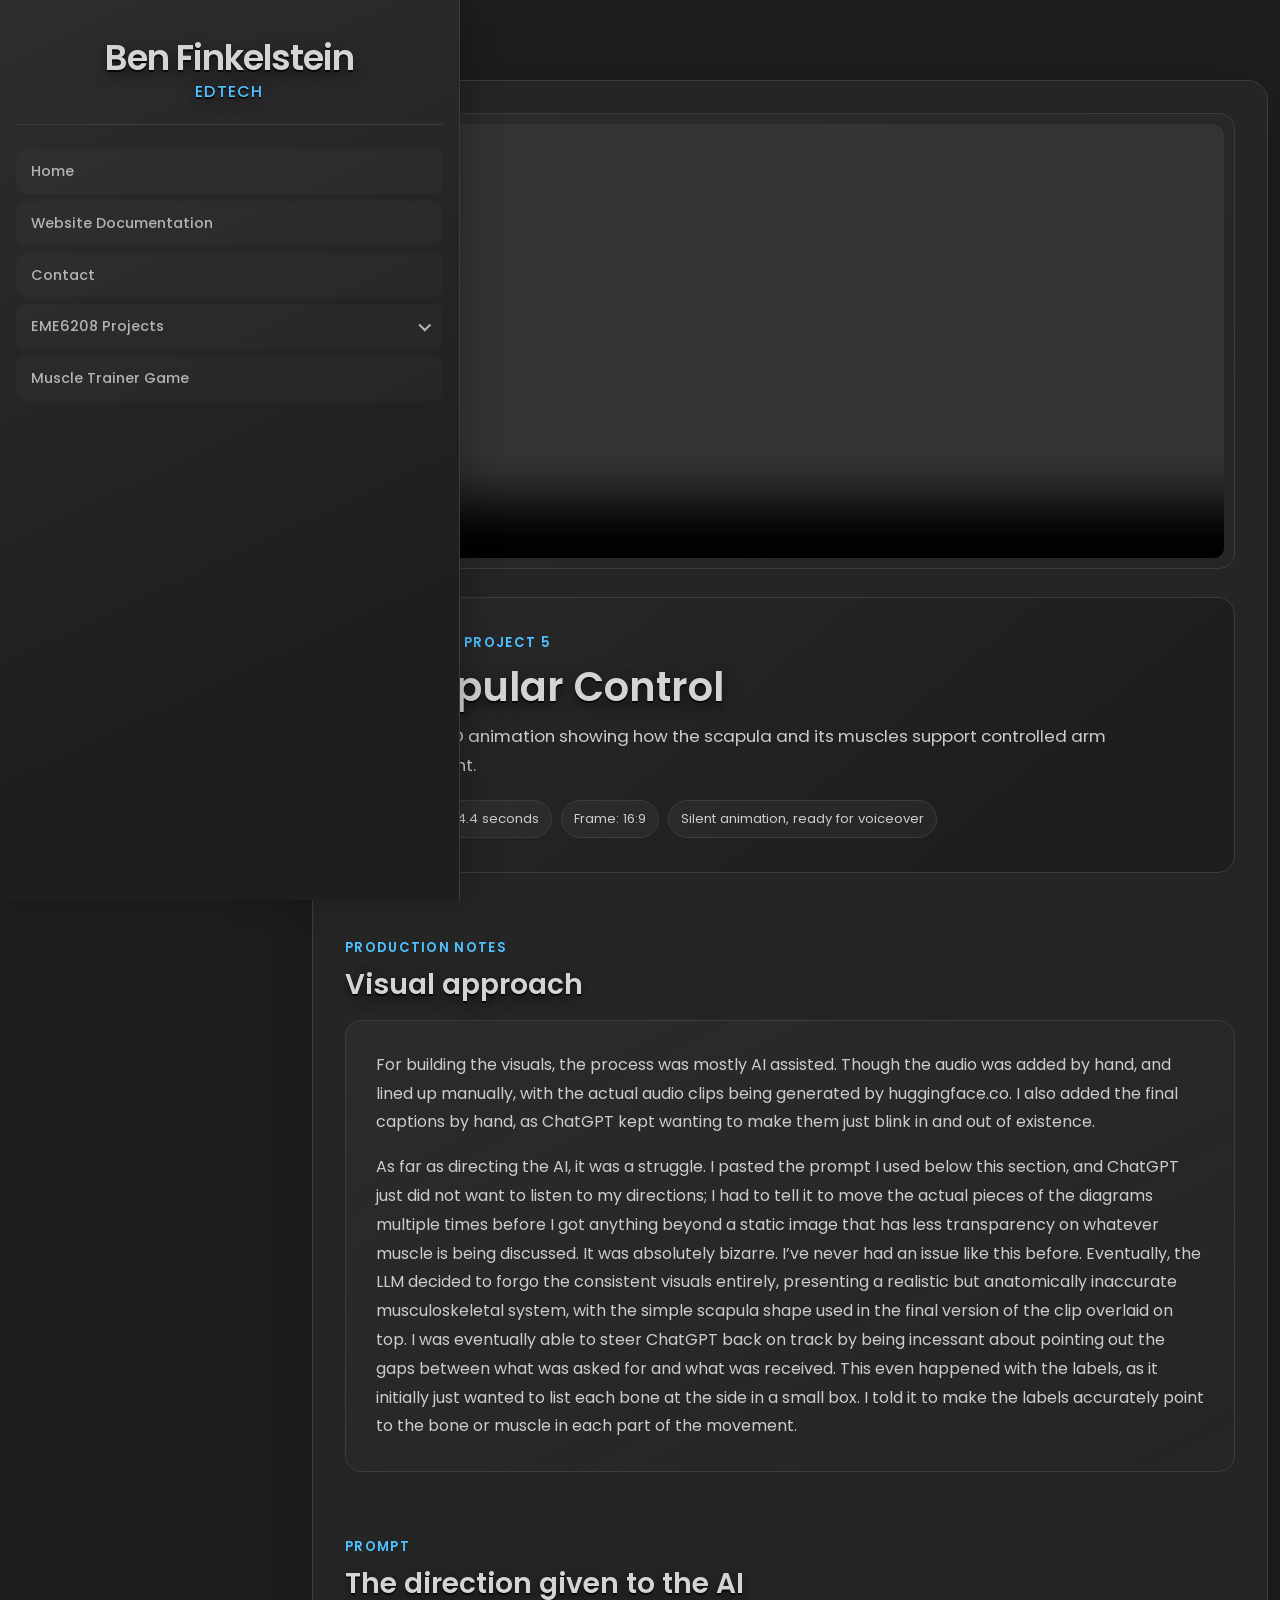
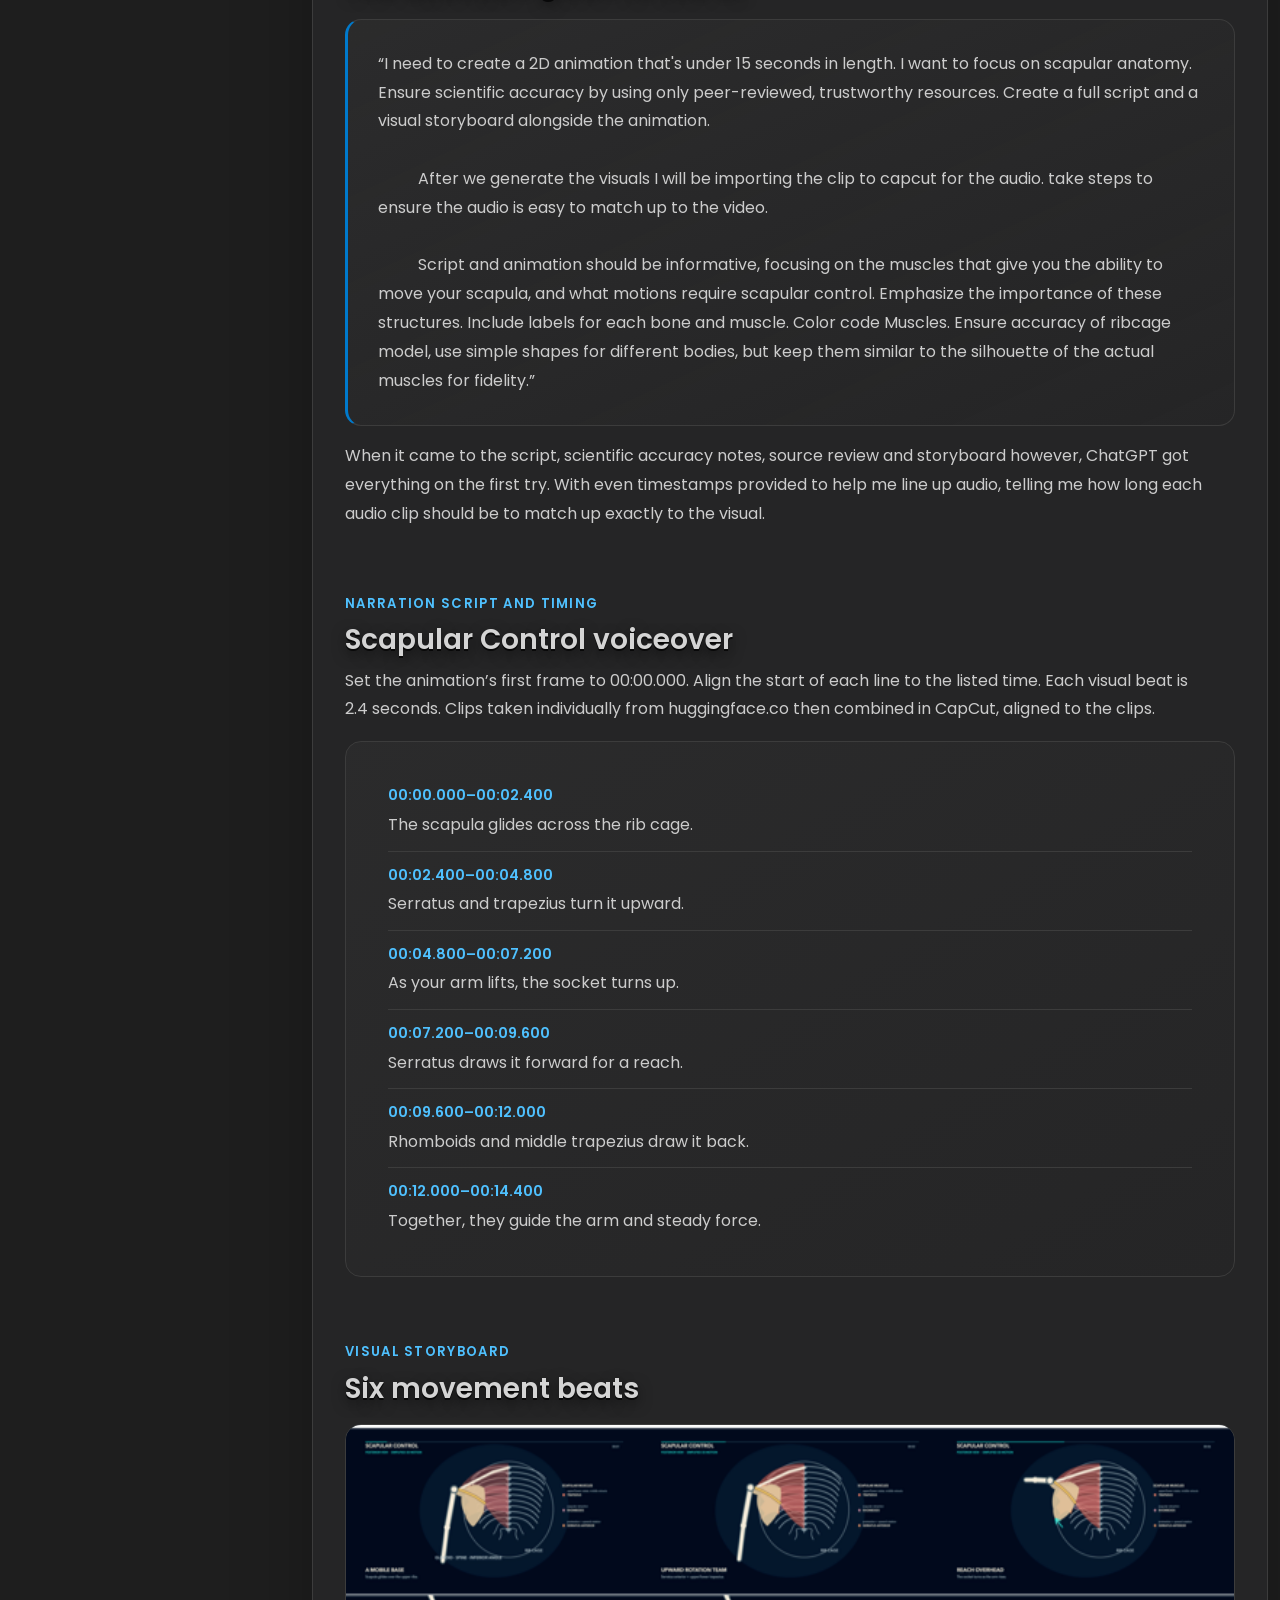
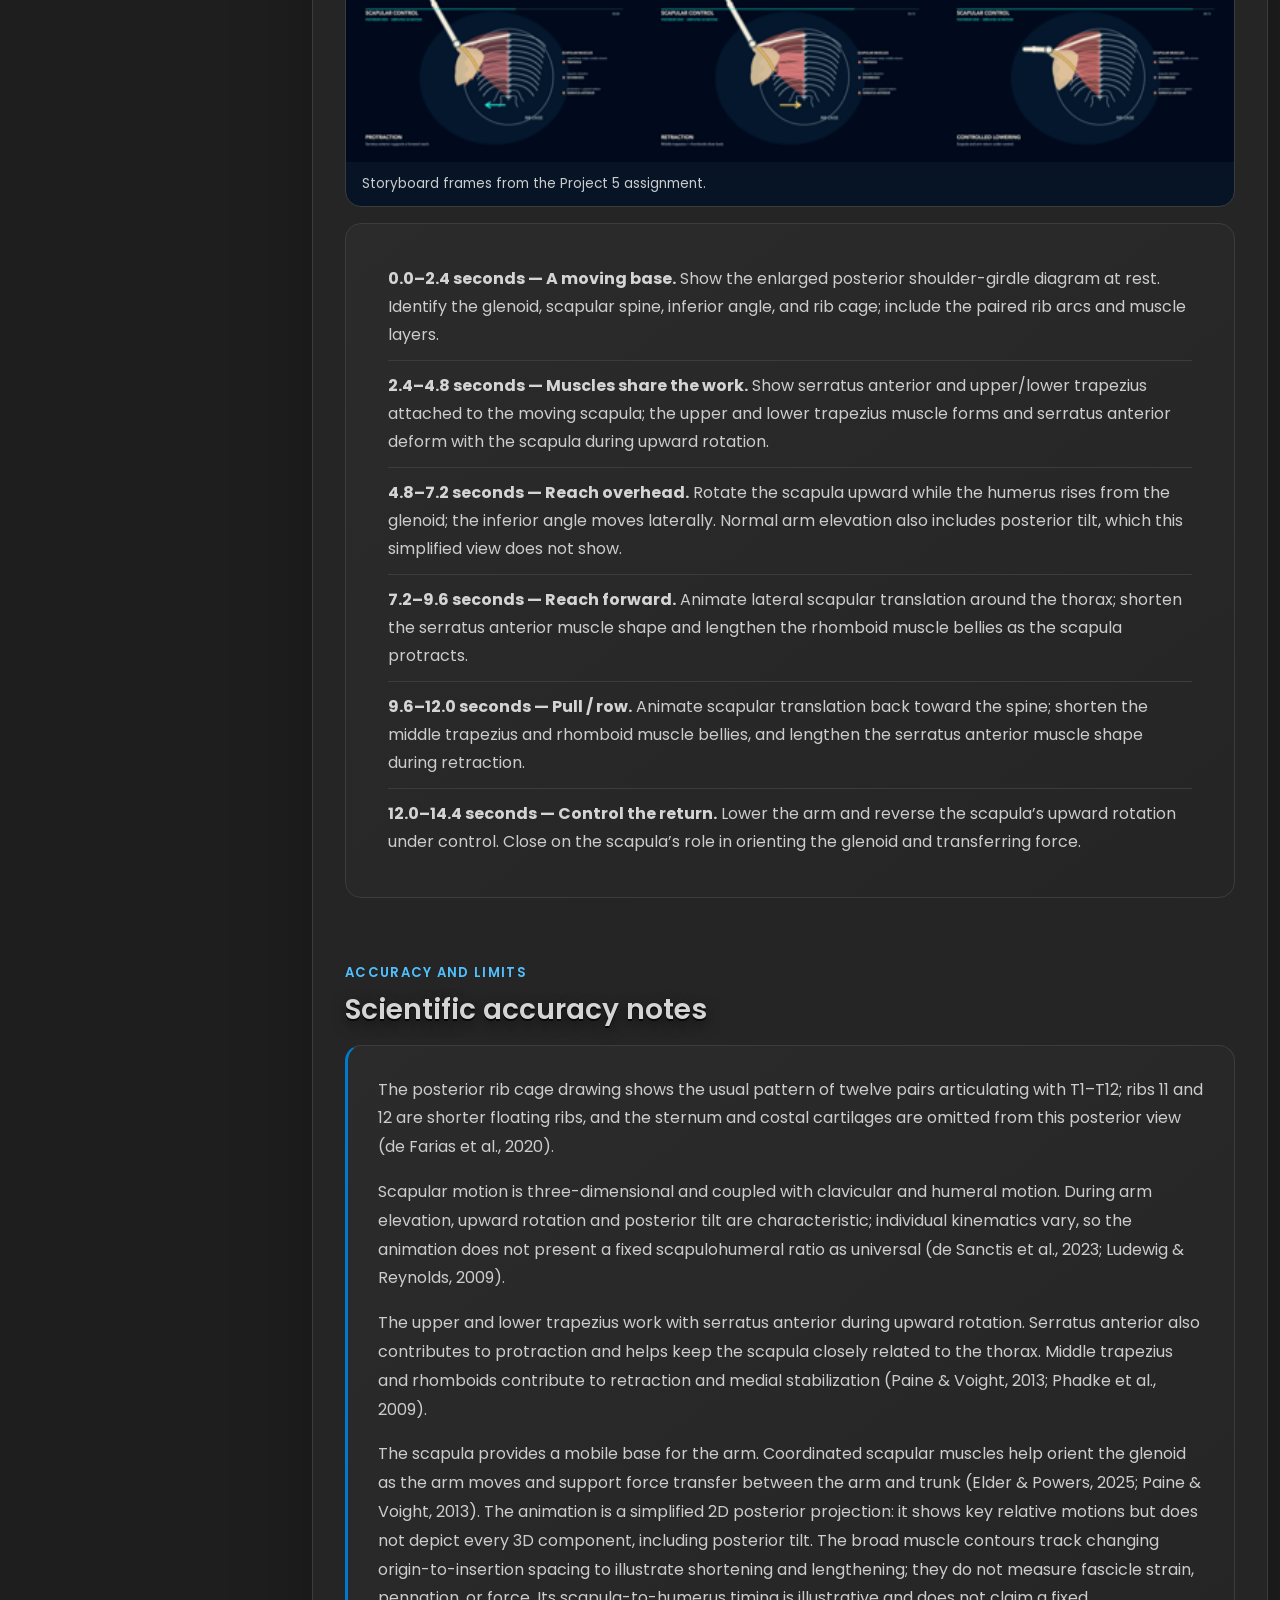
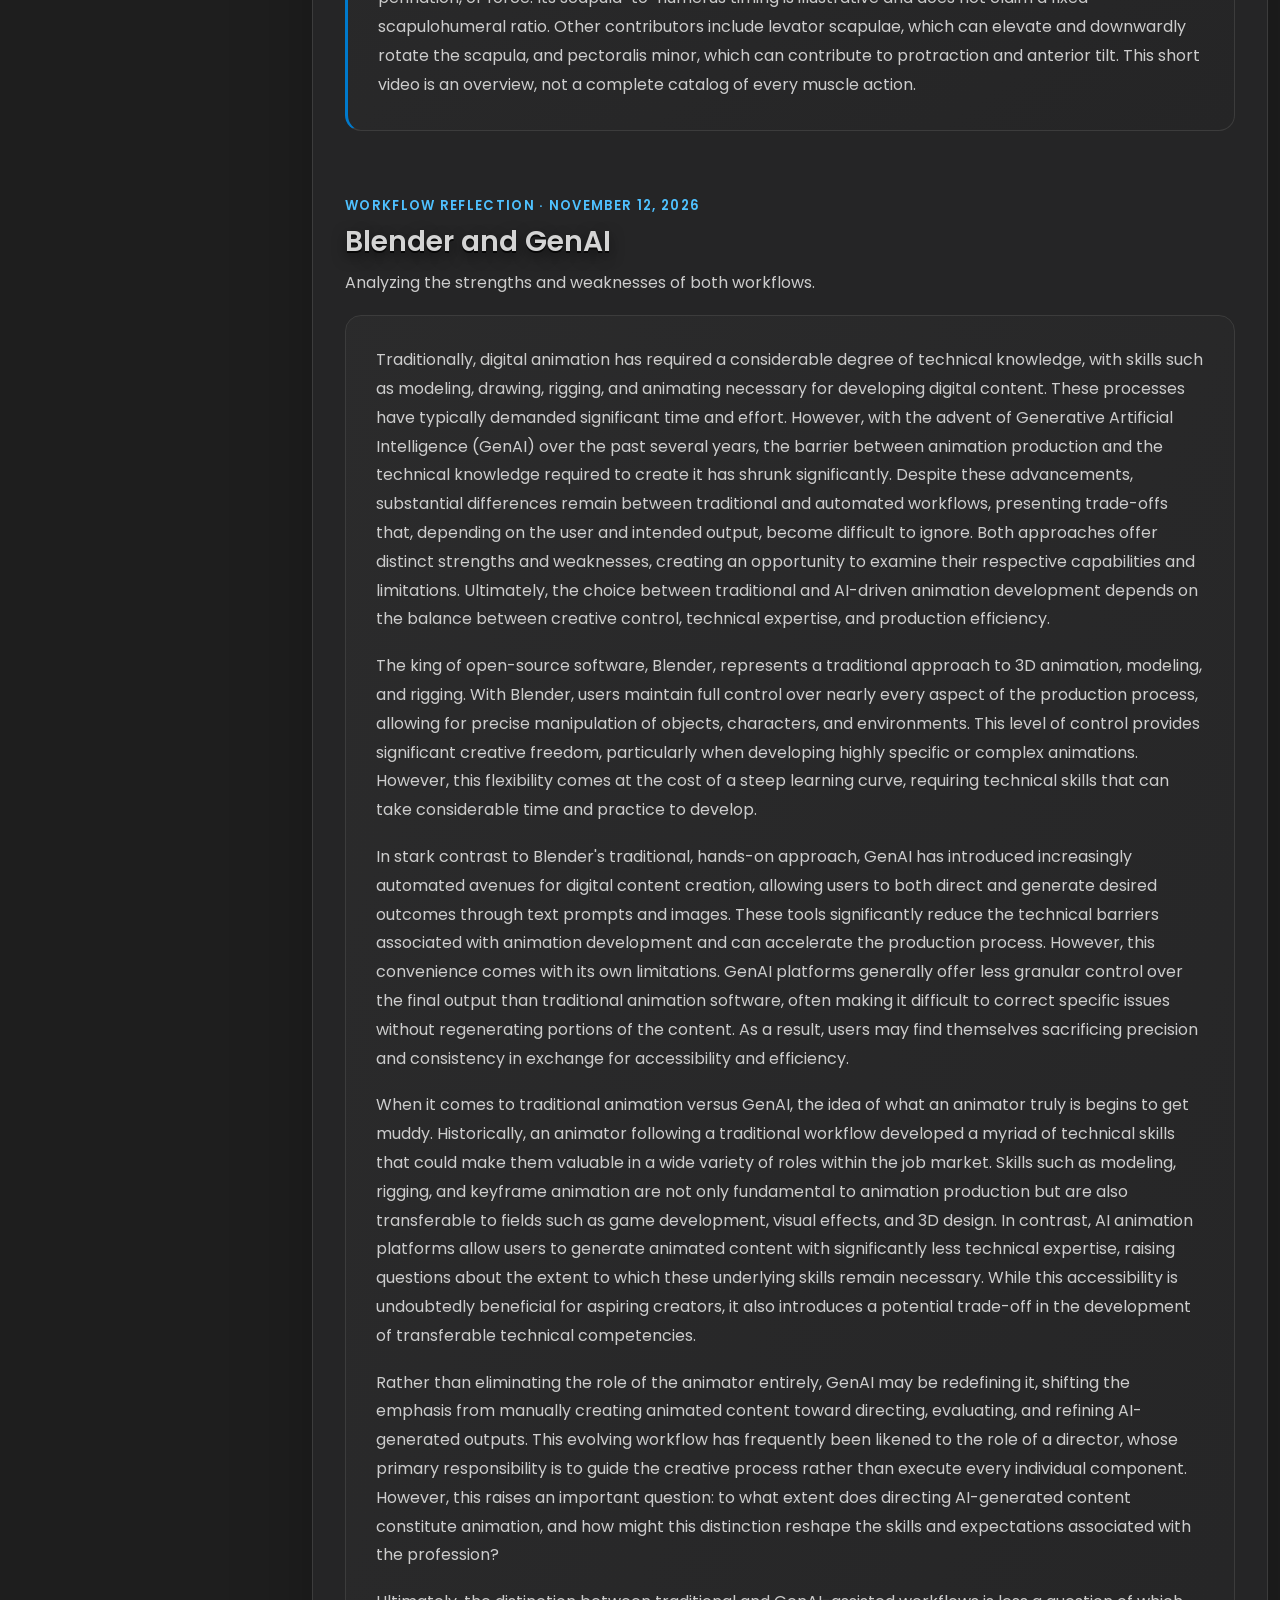
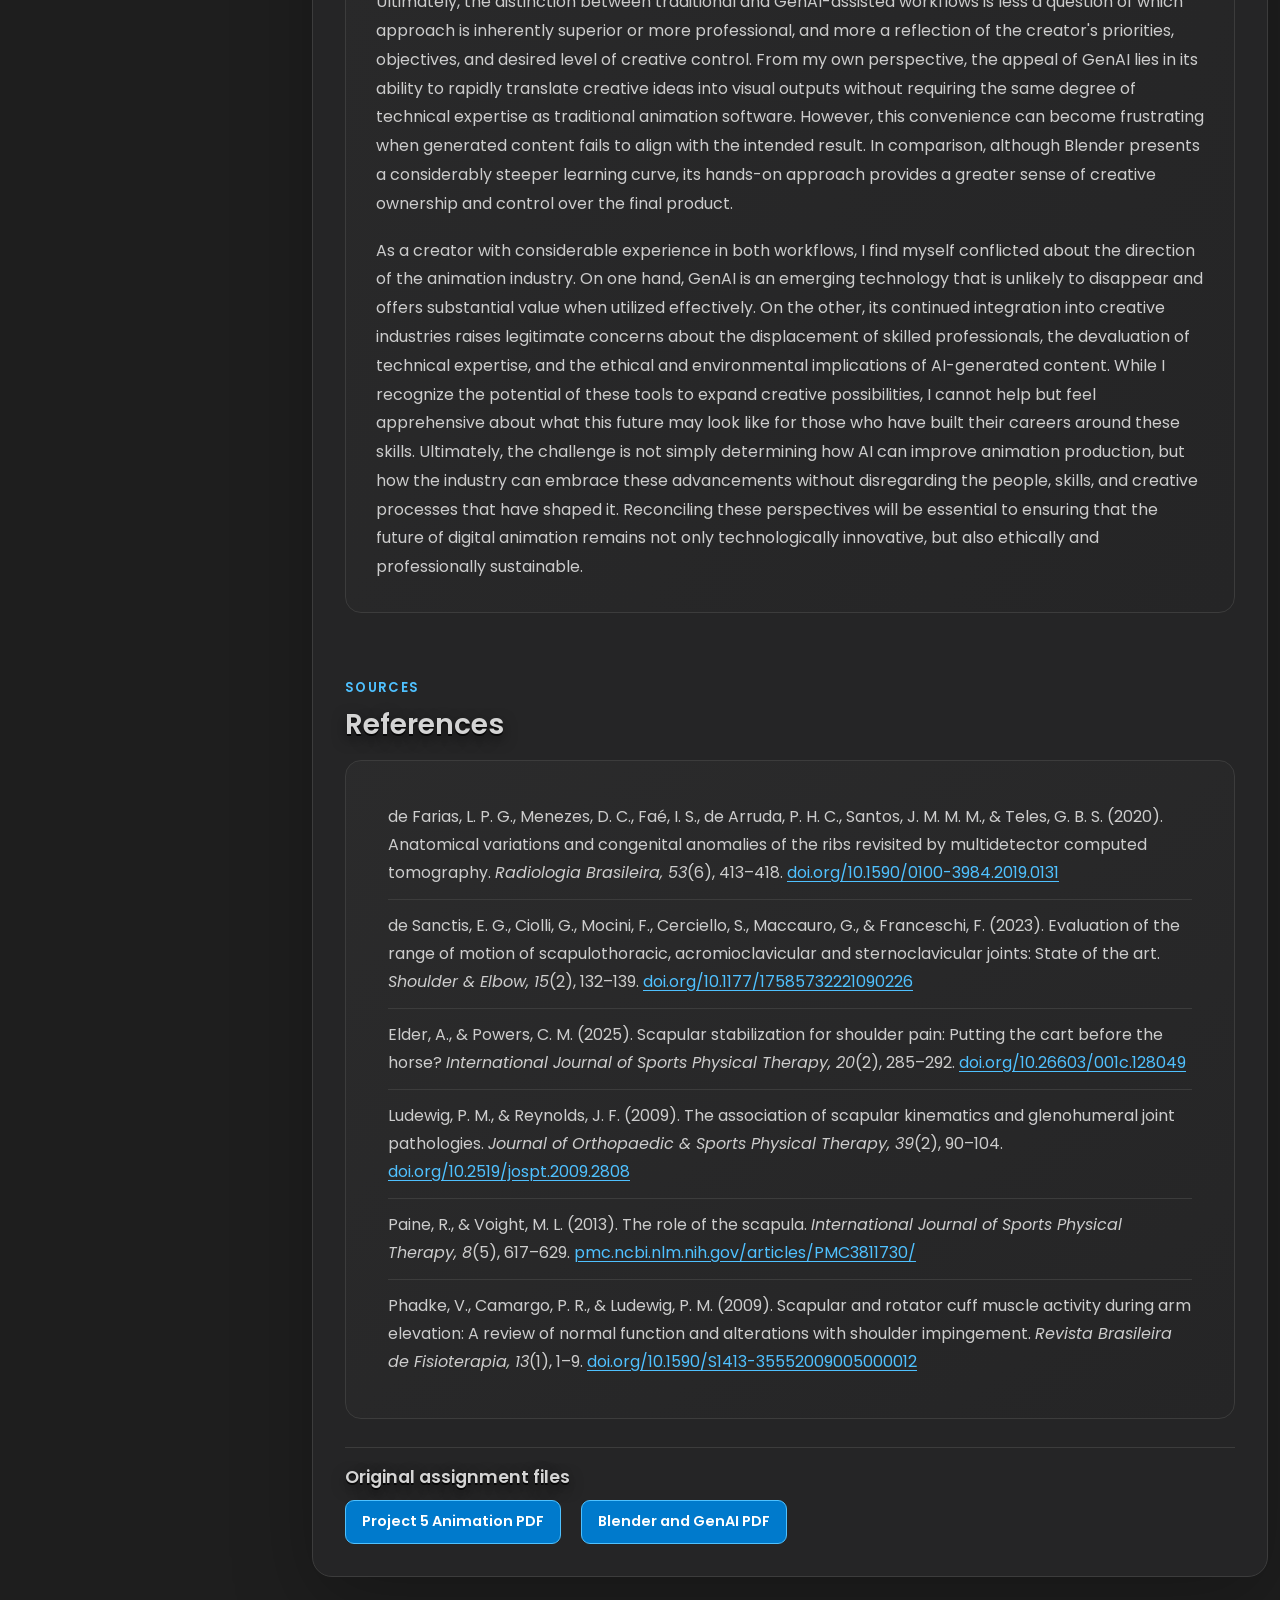
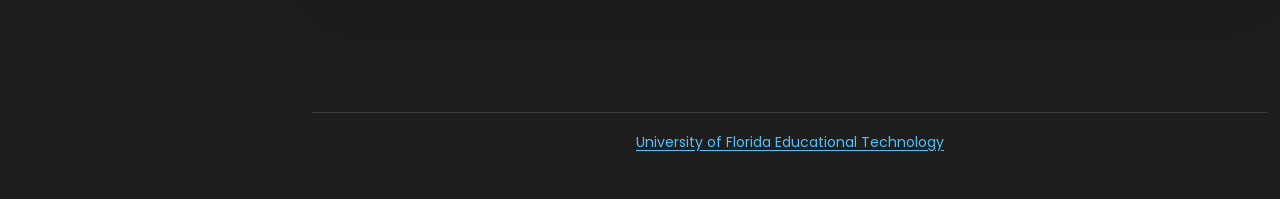
<file: scapular-control/index.html>
<!doctype html>
<html lang="en">
  <head>
    <meta charset="utf-8">
    <meta name="viewport" content="width=device-width, initial-scale=1">
    <meta name="description" content="A short AI-assisted animation about scapular control, with its production notes, narration script, storyboard, scientific accuracy notes, and Blender and GenAI reflection.">
    <title>Scapular Control | Animation</title>
    <link rel="stylesheet" href="../style.css">
    <link rel="stylesheet" href="../landing.css">
    <link rel="stylesheet" href="animation.css">
    <script src="../Sidebar.JS" defer></script>
  </head>
  <body>
    <main>
      <article class="active animation-page">
        <div class="video-player">
          <video controls playsinline preload="none" aria-label="Scapular Control educational animation">
            <source src="ScapularControl.mp4" type="video/mp4">
            Your browser does not support MP4 playback. <a href="ScapularControl.mp4">Open or download the animation.</a>
          </video>
        </div>

        <header class="animation-header">
          <p class="eyebrow">EME6208 · Project 5</p>
          <h1>Scapular Control</h1>
          <p class="lead">A short 2D animation showing how the scapula and its muscles support controlled arm movement.</p>
          <div class="video-facts" aria-label="Animation details">
            <span>Runtime: 14.4 seconds</span>
            <span>Frame: 16:9</span>
            <span>Silent animation, ready for voiceover</span>
          </div>
        </header>

        <section class="content-section" aria-labelledby="approach-title">
          <div class="section-heading">
            <p class="eyebrow">Production notes</p>
            <h2 id="approach-title">Visual approach</h2>
          </div>
          <div class="content-card">
            <p>For building the visuals, the process was mostly AI assisted. Though the audio was added by hand, and lined up manually, with the actual audio clips being generated by huggingface.co. I also added the final captions by hand, as ChatGPT kept wanting to make them just blink in and out of existence.</p>
            <p>As far as directing the AI, it was a struggle. I pasted the prompt I used below this section, and ChatGPT just did not want to listen to my directions; I had to tell it to move the actual pieces of the diagrams multiple times before I got anything beyond a static image that has less transparency on whatever muscle is being discussed. It was absolutely bizarre. I’ve never had an issue like this before. Eventually, the LLM decided to forgo the consistent visuals entirely, presenting a realistic but anatomically inaccurate musculoskeletal system, with the simple scapula shape used in the final version of the clip overlaid on top. I was eventually able to steer ChatGPT back on track by being incessant about pointing out the gaps between what was asked for and what was received. This even happened with the labels, as it initially just wanted to list each bone at the side in a small box. I told it to make the labels accurately point to the bone or muscle in each part of the movement.</p>
          </div>
        </section>

        <section class="content-section" aria-labelledby="prompt-title">
          <div class="section-heading">
            <p class="eyebrow">Prompt</p>
            <h2 id="prompt-title">The direction given to the AI</h2>
          </div>
          <blockquote class="prompt-card">“I need to create a 2D animation that's under 15 seconds in length. I want to focus on scapular anatomy. Ensure scientific accuracy by using only peer-reviewed, trustworthy resources. Create a full script and a visual storyboard alongside the animation.

          After we generate the visuals I will be importing the clip to capcut for the audio. take steps to ensure the audio is easy to match up to the video.

          Script and animation should be informative, focusing on the muscles that give you the ability to move your scapula, and what motions require scapular control. Emphasize the importance of these structures. Include labels for each bone and muscle. Color code Muscles. Ensure accuracy of ribcage model, use simple shapes for different bodies, but keep them similar to the silhouette of the actual muscles for fidelity.”</blockquote>
          <p class="after-prompt">When it came to the script, scientific accuracy notes, source review and storyboard however, ChatGPT got everything on the first try. With even timestamps provided to help me line up audio, telling me how long each audio clip should be to match up exactly to the visual.</p>
        </section>

        <section class="content-section" aria-labelledby="script-title">
          <div class="section-heading">
            <p class="eyebrow">Narration script and timing</p>
            <h2 id="script-title">Scapular Control voiceover</h2>
            <p class="section-intro">Set the animation’s first frame to 00:00.000. Align the start of each line to the listed time. Each visual beat is 2.4 seconds. Clips taken individually from huggingface.co then combined in CapCut, aligned to the clips.</p>
          </div>
          <ol class="script-list">
            <li><time>00:00.000–00:02.400</time><span>The scapula glides across the rib cage.</span></li>
            <li><time>00:02.400–00:04.800</time><span>Serratus and trapezius turn it upward.</span></li>
            <li><time>00:04.800–00:07.200</time><span>As your arm lifts, the socket turns up.</span></li>
            <li><time>00:07.200–00:09.600</time><span>Serratus draws it forward for a reach.</span></li>
            <li><time>00:09.600–00:12.000</time><span>Rhomboids and middle trapezius draw it back.</span></li>
            <li><time>00:12.000–00:14.400</time><span>Together, they guide the arm and steady force.</span></li>
          </ol>
        </section>

        <section class="content-section" aria-labelledby="storyboard-title">
          <div class="section-heading">
            <p class="eyebrow">Visual storyboard</p>
            <h2 id="storyboard-title">Six movement beats</h2>
          </div>
          <figure class="storyboard-figure">
            <img src="storyboard.png" alt="Six illustrated storyboard frames showing scapular movement, including a moving base, upward rotation, overhead reach, protraction, retraction, and controlled lowering" loading="lazy" decoding="async">
            <figcaption>Storyboard frames from the Project 5 assignment.</figcaption>
          </figure>
          <ol class="storyboard-list">
            <li><strong>0.0–2.4 seconds — A moving base.</strong> Show the enlarged posterior shoulder-girdle diagram at rest. Identify the glenoid, scapular spine, inferior angle, and rib cage; include the paired rib arcs and muscle layers.</li>
            <li><strong>2.4–4.8 seconds — Muscles share the work.</strong> Show serratus anterior and upper/lower trapezius attached to the moving scapula; the upper and lower trapezius muscle forms and serratus anterior deform with the scapula during upward rotation.</li>
            <li><strong>4.8–7.2 seconds — Reach overhead.</strong> Rotate the scapula upward while the humerus rises from the glenoid; the inferior angle moves laterally. Normal arm elevation also includes posterior tilt, which this simplified view does not show.</li>
            <li><strong>7.2–9.6 seconds — Reach forward.</strong> Animate lateral scapular translation around the thorax; shorten the serratus anterior muscle shape and lengthen the rhomboid muscle bellies as the scapula protracts.</li>
            <li><strong>9.6–12.0 seconds — Pull / row.</strong> Animate scapular translation back toward the spine; shorten the middle trapezius and rhomboid muscle bellies, and lengthen the serratus anterior muscle shape during retraction.</li>
            <li><strong>12.0–14.4 seconds — Control the return.</strong> Lower the arm and reverse the scapula’s upward rotation under control. Close on the scapula’s role in orienting the glenoid and transferring force.</li>
          </ol>
        </section>

        <section class="content-section" aria-labelledby="accuracy-title">
          <div class="section-heading">
            <p class="eyebrow">Accuracy and limits</p>
            <h2 id="accuracy-title">Scientific accuracy notes</h2>
          </div>
          <div class="content-card accuracy-notes">
            <p>The posterior rib cage drawing shows the usual pattern of twelve pairs articulating with T1–T12; ribs 11 and 12 are shorter floating ribs, and the sternum and costal cartilages are omitted from this posterior view (de Farias et al., 2020).</p>
            <p>Scapular motion is three-dimensional and coupled with clavicular and humeral motion. During arm elevation, upward rotation and posterior tilt are characteristic; individual kinematics vary, so the animation does not present a fixed scapulohumeral ratio as universal (de Sanctis et al., 2023; Ludewig &amp; Reynolds, 2009).</p>
            <p>The upper and lower trapezius work with serratus anterior during upward rotation. Serratus anterior also contributes to protraction and helps keep the scapula closely related to the thorax. Middle trapezius and rhomboids contribute to retraction and medial stabilization (Paine &amp; Voight, 2013; Phadke et al., 2009).</p>
            <p>The scapula provides a mobile base for the arm. Coordinated scapular muscles help orient the glenoid as the arm moves and support force transfer between the arm and trunk (Elder &amp; Powers, 2025; Paine &amp; Voight, 2013). The animation is a simplified 2D posterior projection: it shows key relative motions but does not depict every 3D component, including posterior tilt. The broad muscle contours track changing origin-to-insertion spacing to illustrate shortening and lengthening; they do not measure fascicle strain, pennation, or force. Its scapula-to-humerus timing is illustrative and does not claim a fixed scapulohumeral ratio. Other contributors include levator scapulae, which can elevate and downwardly rotate the scapula, and pectoralis minor, which can contribute to protraction and anterior tilt. This short video is an overview, not a complete catalog of every muscle action.</p>
          </div>
        </section>

        <section class="content-section" aria-labelledby="blender-title">
          <div class="section-heading">
            <p class="eyebrow">Workflow reflection · November 12, 2026</p>
            <h2 id="blender-title">Blender and GenAI</h2>
            <p class="section-intro">Analyzing the strengths and weaknesses of both workflows.</p>
          </div>
          <div class="content-card essay-copy">
            <p>Traditionally, digital animation has required a considerable degree of technical knowledge, with skills such as modeling, drawing, rigging, and animating necessary for developing digital content. These processes have typically demanded significant time and effort. However, with the advent of Generative Artificial Intelligence (GenAI) over the past several years, the barrier between animation production and the technical knowledge required to create it has shrunk significantly. Despite these advancements, substantial differences remain between traditional and automated workflows, presenting trade-offs that, depending on the user and intended output, become difficult to ignore. Both approaches offer distinct strengths and weaknesses, creating an opportunity to examine their respective capabilities and limitations. Ultimately, the choice between traditional and AI-driven animation development depends on the balance between creative control, technical expertise, and production efficiency.</p>
            <p>The king of open-source software, Blender, represents a traditional approach to 3D animation, modeling, and rigging. With Blender, users maintain full control over nearly every aspect of the production process, allowing for precise manipulation of objects, characters, and environments. This level of control provides significant creative freedom, particularly when developing highly specific or complex animations. However, this flexibility comes at the cost of a steep learning curve, requiring technical skills that can take considerable time and practice to develop.</p>
            <p>In stark contrast to Blender's traditional, hands-on approach, GenAI has introduced increasingly automated avenues for digital content creation, allowing users to both direct and generate desired outcomes through text prompts and images. These tools significantly reduce the technical barriers associated with animation development and can accelerate the production process. However, this convenience comes with its own limitations. GenAI platforms generally offer less granular control over the final output than traditional animation software, often making it difficult to correct specific issues without regenerating portions of the content. As a result, users may find themselves sacrificing precision and consistency in exchange for accessibility and efficiency.</p>
            <p>When it comes to traditional animation versus GenAI, the idea of what an animator truly is begins to get muddy. Historically, an animator following a traditional workflow developed a myriad of technical skills that could make them valuable in a wide variety of roles within the job market. Skills such as modeling, rigging, and keyframe animation are not only fundamental to animation production but are also transferable to fields such as game development, visual effects, and 3D design. In contrast, AI animation platforms allow users to generate animated content with significantly less technical expertise, raising questions about the extent to which these underlying skills remain necessary. While this accessibility is undoubtedly beneficial for aspiring creators, it also introduces a potential trade-off in the development of transferable technical competencies.</p>
            <p>Rather than eliminating the role of the animator entirely, GenAI may be redefining it, shifting the emphasis from manually creating animated content toward directing, evaluating, and refining AI-generated outputs. This evolving workflow has frequently been likened to the role of a director, whose primary responsibility is to guide the creative process rather than execute every individual component. However, this raises an important question: to what extent does directing AI-generated content constitute animation, and how might this distinction reshape the skills and expectations associated with the profession?</p>
            <p>Ultimately, the distinction between traditional and GenAI-assisted workflows is less a question of which approach is inherently superior or more professional, and more a reflection of the creator's priorities, objectives, and desired level of creative control. From my own perspective, the appeal of GenAI lies in its ability to rapidly translate creative ideas into visual outputs without requiring the same degree of technical expertise as traditional animation software. However, this convenience can become frustrating when generated content fails to align with the intended result. In comparison, although Blender presents a considerably steeper learning curve, its hands-on approach provides a greater sense of creative ownership and control over the final product.</p>
            <p>As a creator with considerable experience in both workflows, I find myself conflicted about the direction of the animation industry. On one hand, GenAI is an emerging technology that is unlikely to disappear and offers substantial value when utilized effectively. On the other, its continued integration into creative industries raises legitimate concerns about the displacement of skilled professionals, the devaluation of technical expertise, and the ethical and environmental implications of AI-generated content. While I recognize the potential of these tools to expand creative possibilities, I cannot help but feel apprehensive about what this future may look like for those who have built their careers around these skills. Ultimately, the challenge is not simply determining how AI can improve animation production, but how the industry can embrace these advancements without disregarding the people, skills, and creative processes that have shaped it. Reconciling these perspectives will be essential to ensuring that the future of digital animation remains not only technologically innovative, but also ethically and professionally sustainable.</p>
          </div>
        </section>

        <section class="content-section" aria-labelledby="references-title">
          <div class="section-heading">
            <p class="eyebrow">Sources</p>
            <h2 id="references-title">References</h2>
          </div>
          <ol class="reference-list">
            <li>de Farias, L. P. G., Menezes, D. C., Faé, I. S., de Arruda, P. H. C., Santos, J. M. M. M., &amp; Teles, G. B. S. (2020). Anatomical variations and congenital anomalies of the ribs revisited by multidetector computed tomography. <em>Radiologia Brasileira, 53</em>(6), 413–418. <a href="https://doi.org/10.1590/0100-3984.2019.0131">doi.org/10.1590/0100-3984.2019.0131</a></li>
            <li>de Sanctis, E. G., Ciolli, G., Mocini, F., Cerciello, S., Maccauro, G., &amp; Franceschi, F. (2023). Evaluation of the range of motion of scapulothoracic, acromioclavicular and sternoclavicular joints: State of the art. <em>Shoulder &amp; Elbow, 15</em>(2), 132–139. <a href="https://doi.org/10.1177/17585732221090226">doi.org/10.1177/17585732221090226</a></li>
            <li>Elder, A., &amp; Powers, C. M. (2025). Scapular stabilization for shoulder pain: Putting the cart before the horse? <em>International Journal of Sports Physical Therapy, 20</em>(2), 285–292. <a href="https://doi.org/10.26603/001c.128049">doi.org/10.26603/001c.128049</a></li>
            <li>Ludewig, P. M., &amp; Reynolds, J. F. (2009). The association of scapular kinematics and glenohumeral joint pathologies. <em>Journal of Orthopaedic &amp; Sports Physical Therapy, 39</em>(2), 90–104. <a href="https://doi.org/10.2519/jospt.2009.2808">doi.org/10.2519/jospt.2009.2808</a></li>
            <li>Paine, R., &amp; Voight, M. L. (2013). The role of the scapula. <em>International Journal of Sports Physical Therapy, 8</em>(5), 617–629. <a href="https://pmc.ncbi.nlm.nih.gov/articles/PMC3811730/">pmc.ncbi.nlm.nih.gov/articles/PMC3811730/</a></li>
            <li>Phadke, V., Camargo, P. R., &amp; Ludewig, P. M. (2009). Scapular and rotator cuff muscle activity during arm elevation: A review of normal function and alterations with shoulder impingement. <em>Revista Brasileira de Fisioterapia, 13</em>(1), 1–9. <a href="https://doi.org/10.1590/S1413-35552009005000012">doi.org/10.1590/S1413-35552009005000012</a></li>
          </ol>
        </section>

        <footer class="original-files">
          <h2>Original assignment files</h2>
          <a class="portfolio-button" href="Project-5-Animation.pdf">Project 5 Animation PDF</a>
          <a class="portfolio-button" href="Blender-and-GenAI.pdf">Blender and GenAI PDF</a>
        </footer>
      </article>
    </main>
    <footer class="site-footer"><p><a href="https://education.ufl.edu/educational-technology/">University of Florida Educational Technology</a></p></footer>
  </body>
</html>
</file>
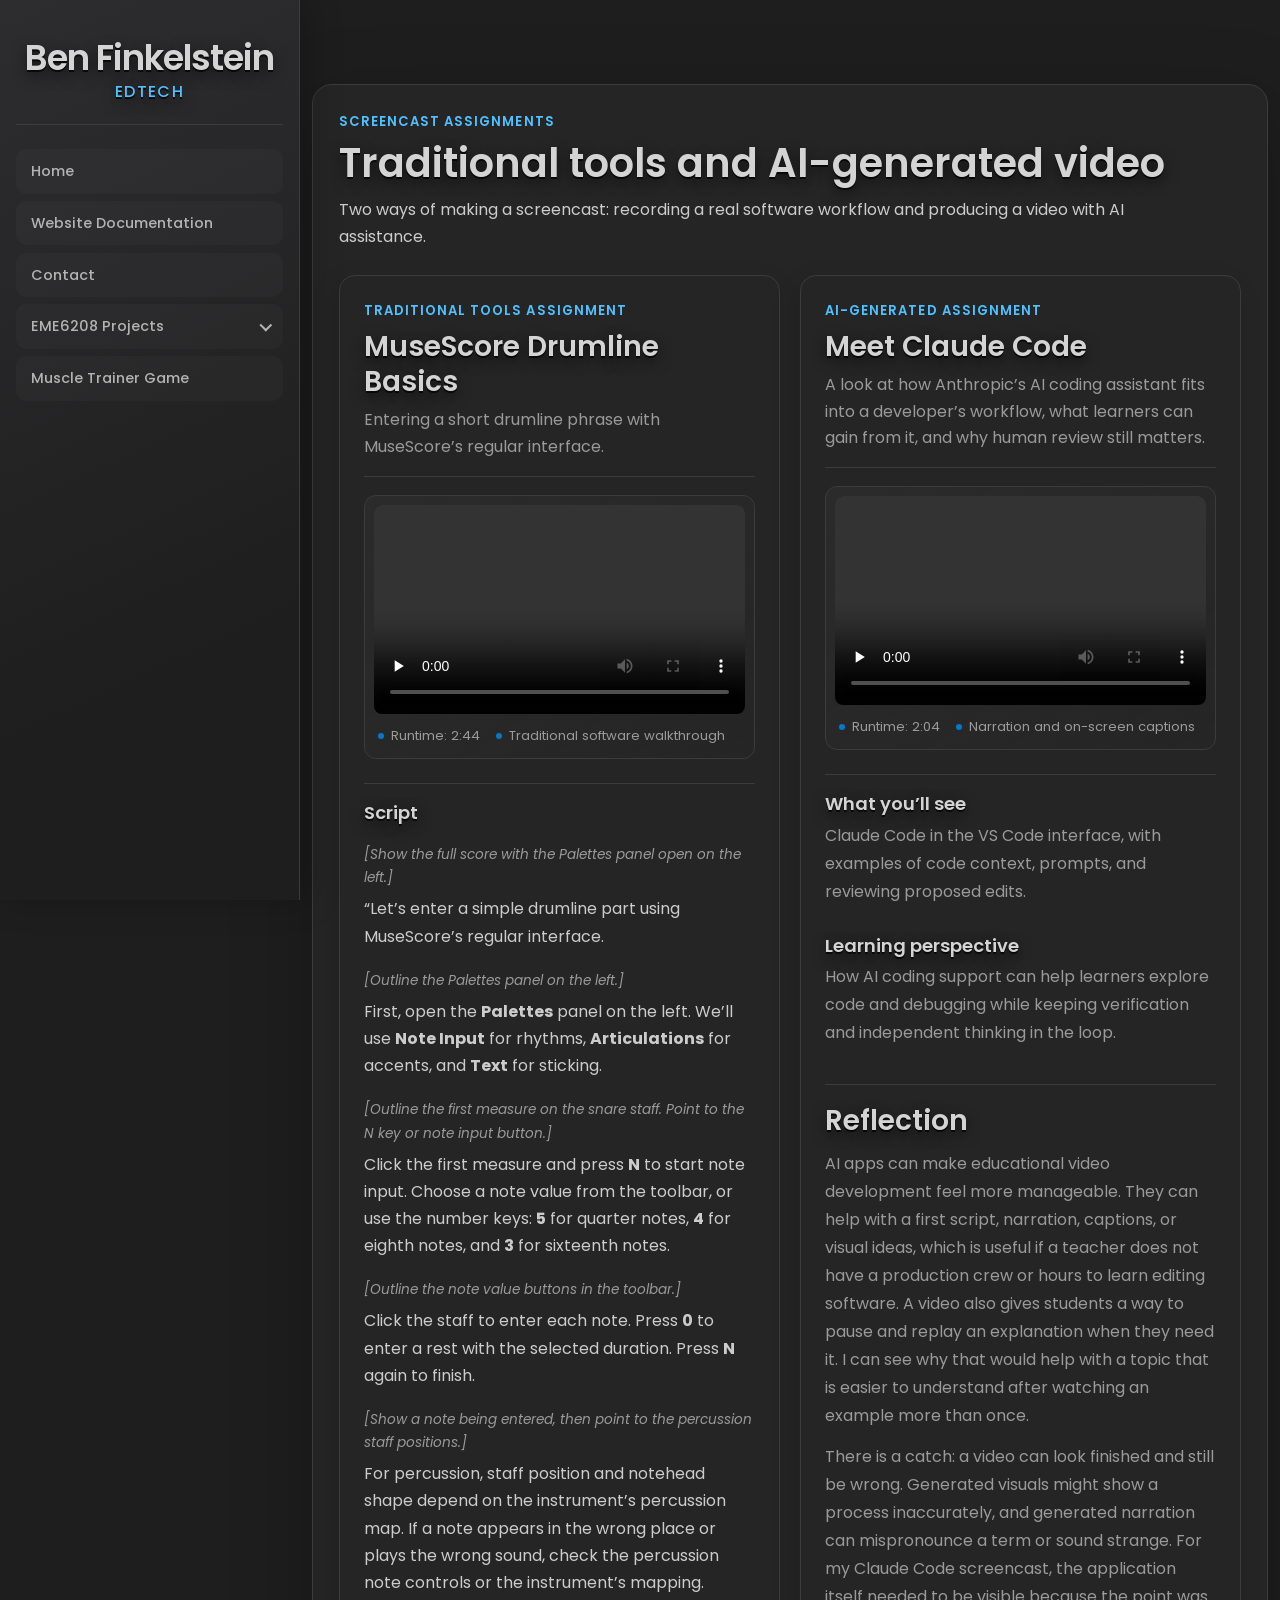
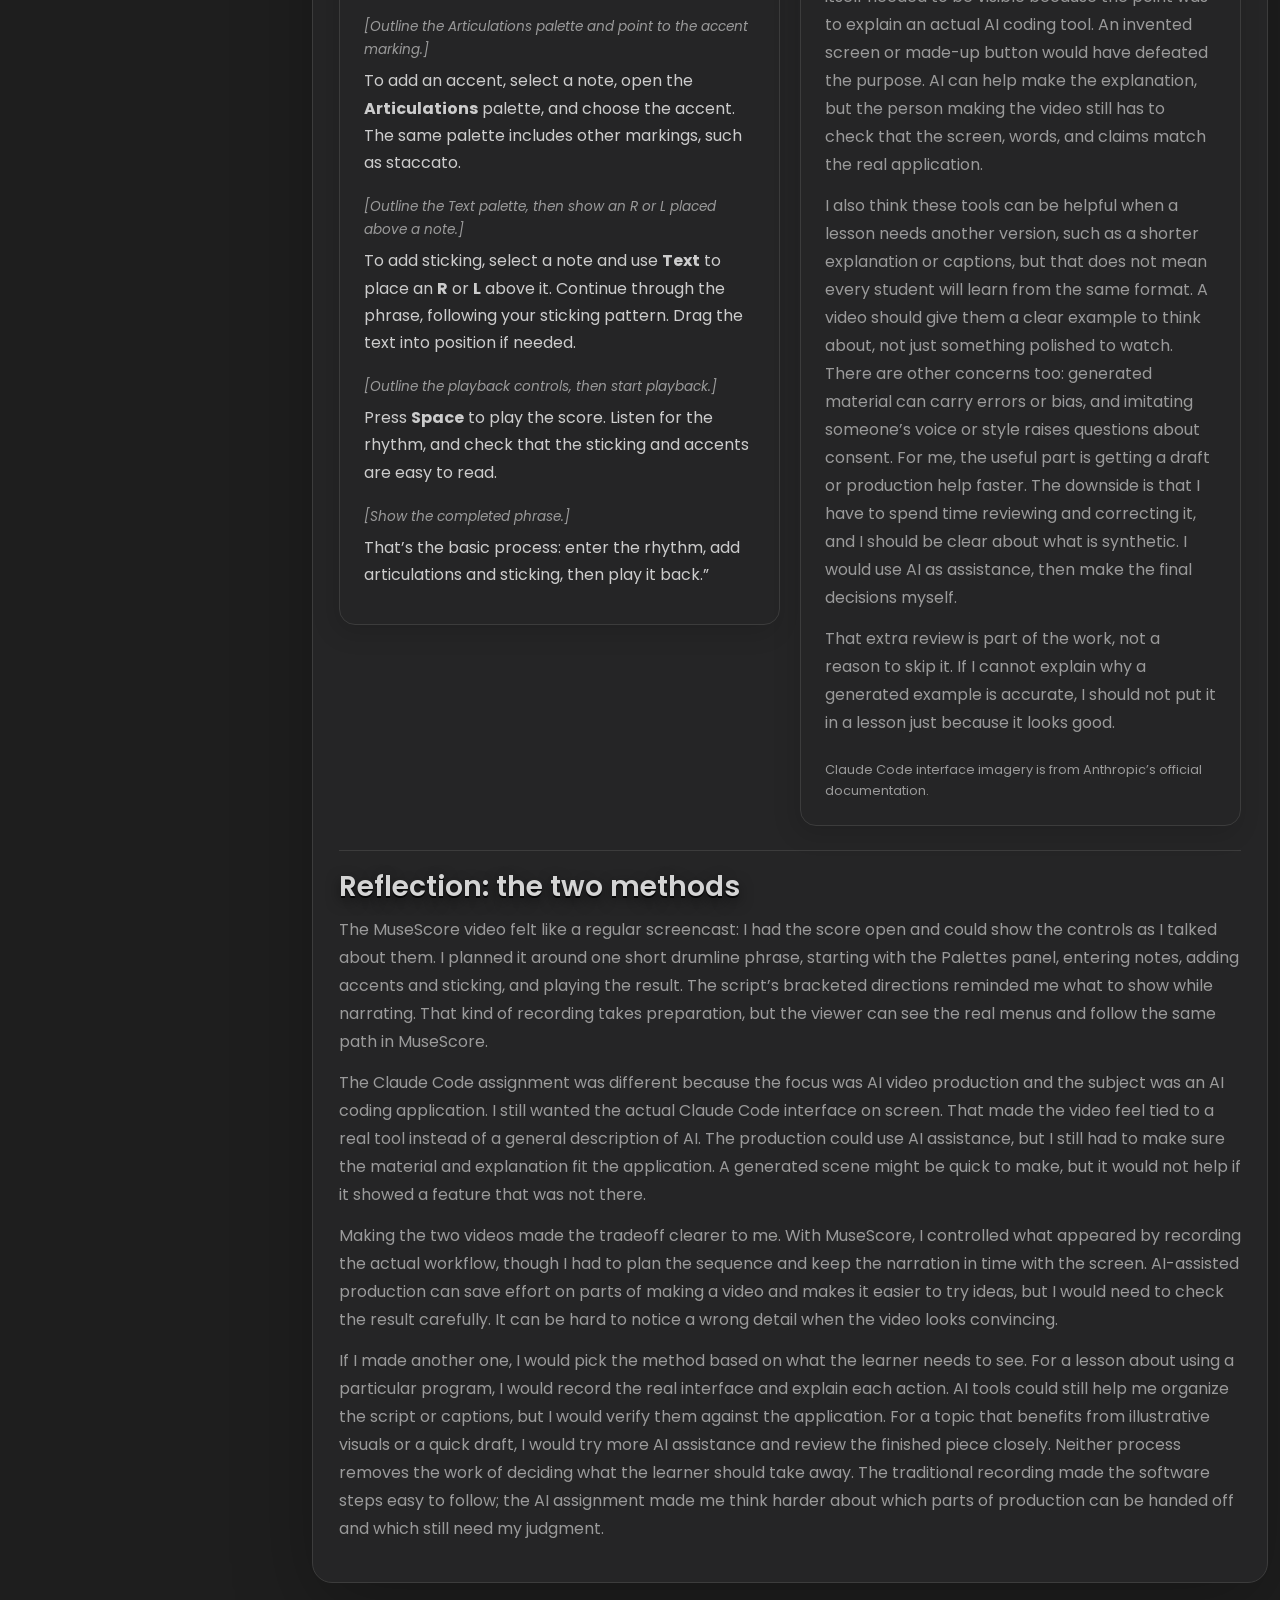
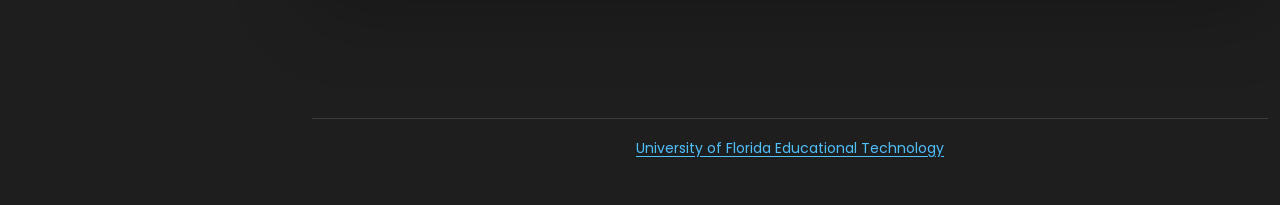
<file: screencasts/index.html>
<!doctype html>
<html lang="en">
<head>
  <meta charset="utf-8">
  <meta name="viewport" content="width=device-width, initial-scale=1">
  <meta name="theme-color" content="#1e1e1e">
  <meta name="description" content="Traditional and AI-generated screencast assignments: MuseScore Drumline Basics and Meet Claude Code.">
  <title>Screencasts | Traditional and AI-generated</title>
  <link rel="stylesheet" href="../style.css">
  <link rel="stylesheet" href="../landing.css">
  <script src="../Sidebar.JS" defer></script>
  <link rel="stylesheet" href="screencast.css">
</head>
<body>
  <main>
    <article class="active screencast-page">
      <header class="page-header">
        <p class="eyebrow">Screencast assignments</p>
        <h1>Traditional tools and AI-generated video</h1>
        <p class="intro">Two ways of making a screencast: recording a real software workflow and producing a video with AI assistance.</p>
      </header>

      <div class="assignment-columns">
        <section class="assignment-column traditional-column" aria-labelledby="traditional-title">
          <header class="column-header">
            <p class="column-label">Traditional tools assignment</p>
            <h2 id="traditional-title">MuseScore Drumline Basics</h2>
            <p>Entering a short drumline phrase with MuseScore’s regular interface.</p>
          </header>

          <div class="player">
            <video controls playsinline preload="none" aria-label="MuseScore Drumline Basics screencast">
              <source src="Musescore.mp4" type="video/mp4">
              Your browser does not support MP4 video playback. <a href="Musescore.mp4">Open or download the MuseScore screencast.</a>
            </video>
            <div class="meta"><span>Runtime: 2:44</span><span>Traditional software walkthrough</span></div>
          </div>

          <section class="script-section" aria-labelledby="musescore-script-title">
            <h3 id="musescore-script-title">Script</h3>
            <div class="script-content">
              <p class="stage-direction">[Show the full score with the Palettes panel open on the left.]</p>
              <p>“Let’s enter a simple drumline part using MuseScore’s regular interface.</p>

              <p class="stage-direction">[Outline the Palettes panel on the left.]</p>
              <p>First, open the <strong>Palettes</strong> panel on the left. We’ll use <strong>Note Input</strong> for rhythms, <strong>Articulations</strong> for accents, and <strong>Text</strong> for sticking.</p>

              <p class="stage-direction">[Outline the first measure on the snare staff. Point to the N key or note input button.]</p>
              <p>Click the first measure and press <strong>N</strong> to start note input. Choose a note value from the toolbar, or use the number keys: <strong>5</strong> for quarter notes, <strong>4</strong> for eighth notes, and <strong>3</strong> for sixteenth notes.</p>

              <p class="stage-direction">[Outline the note value buttons in the toolbar.]</p>
              <p>Click the staff to enter each note. Press <strong>0</strong> to enter a rest with the selected duration. Press <strong>N</strong> again to finish.</p>

              <p class="stage-direction">[Show a note being entered, then point to the percussion staff positions.]</p>
              <p>For percussion, staff position and notehead shape depend on the instrument’s percussion map. If a note appears in the wrong place or plays the wrong sound, check the percussion note controls or the instrument’s mapping.</p>

              <p class="stage-direction">[Outline the Articulations palette and point to the accent marking.]</p>
              <p>To add an accent, select a note, open the <strong>Articulations</strong> palette, and choose the accent. The same palette includes other markings, such as staccato.</p>

              <p class="stage-direction">[Outline the Text palette, then show an R or L placed above a note.]</p>
              <p>To add sticking, select a note and use <strong>Text</strong> to place an <strong>R</strong> or <strong>L</strong> above it. Continue through the phrase, following your sticking pattern. Drag the text into position if needed.</p>

              <p class="stage-direction">[Outline the playback controls, then start playback.]</p>
              <p>Press <strong>Space</strong> to play the score. Listen for the rhythm, and check that the sticking and accents are easy to read.</p>

              <p class="stage-direction">[Show the completed phrase.]</p>
              <p>That’s the basic process: enter the rhythm, add articulations and sticking, then play it back.”</p>
            </div>
          </section>

        </section>

        <section class="assignment-column ai-column" aria-labelledby="ai-title">
          <header class="column-header">
            <p class="column-label">AI-generated assignment</p>
            <h2 id="ai-title">Meet Claude Code</h2>
            <p>A look at how Anthropic’s AI coding assistant fits into a developer’s workflow, what learners can gain from it, and why human review still matters.</p>
          </header>

          <div class="player">
            <video controls playsinline preload="none" aria-label="Screencast introducing Claude Code">
              <source src="Claude-Code-Screencast.mp4" type="video/mp4">
              Your browser does not support MP4 video playback. <a href="Claude-Code-Screencast.mp4">Open or download the Claude Code screencast.</a>
            </video>
            <div class="meta"><span>Runtime: 2:04</span><span>Narration and on-screen captions</span></div>
          </div>

          <div class="about">
            <section><h3>What you’ll see</h3><p>Claude Code in the VS Code interface, with examples of code context, prompts, and reviewing proposed edits.</p></section>
            <section><h3>Learning perspective</h3><p>How AI coding support can help learners explore code and debugging while keeping verification and independent thinking in the loop.</p></section>
          </div>

          <section class="reflection" aria-labelledby="ai-reflection-title">
            <h3 id="ai-reflection-title">Reflection</h3>
            <p>AI apps can make educational video development feel more manageable. They can help with a first script, narration, captions, or visual ideas, which is useful if a teacher does not have a production crew or hours to learn editing software. A video also gives students a way to pause and replay an explanation when they need it. I can see why that would help with a topic that is easier to understand after watching an example more than once.</p>
            <p>There is a catch: a video can look finished and still be wrong. Generated visuals might show a process inaccurately, and generated narration can mispronounce a term or sound strange. For my Claude Code screencast, the application itself needed to be visible because the point was to explain an actual AI coding tool. An invented screen or made-up button would have defeated the purpose. AI can help make the explanation, but the person making the video still has to check that the screen, words, and claims match the real application.</p>
            <p>I also think these tools can be helpful when a lesson needs another version, such as a shorter explanation or captions, but that does not mean every student will learn from the same format. A video should give them a clear example to think about, not just something polished to watch. There are other concerns too: generated material can carry errors or bias, and imitating someone’s voice or style raises questions about consent. For me, the useful part is getting a draft or production help faster. The downside is that I have to spend time reviewing and correcting it, and I should be clear about what is synthetic. I would use AI as assistance, then make the final decisions myself.</p>
            <p>That extra review is part of the work, not a reason to skip it. If I cannot explain why a generated example is accurate, I should not put it in a lesson just because it looks good.</p>
          </section>

          <p class="source-note">Claude Code interface imagery is from Anthropic’s official documentation.</p>
        </section>
      </div>

      <section class="comparison-reflection" aria-labelledby="comparison-title">
        <h2 id="comparison-title">Reflection: the two methods</h2>
        <p>The MuseScore video felt like a regular screencast: I had the score open and could show the controls as I talked about them. I planned it around one short drumline phrase, starting with the Palettes panel, entering notes, adding accents and sticking, and playing the result. The script’s bracketed directions reminded me what to show while narrating. That kind of recording takes preparation, but the viewer can see the real menus and follow the same path in MuseScore.</p>
        <p>The Claude Code assignment was different because the focus was AI video production and the subject was an AI coding application. I still wanted the actual Claude Code interface on screen. That made the video feel tied to a real tool instead of a general description of AI. The production could use AI assistance, but I still had to make sure the material and explanation fit the application. A generated scene might be quick to make, but it would not help if it showed a feature that was not there.</p>
        <p>Making the two videos made the tradeoff clearer to me. With MuseScore, I controlled what appeared by recording the actual workflow, though I had to plan the sequence and keep the narration in time with the screen. AI-assisted production can save effort on parts of making a video and makes it easier to try ideas, but I would need to check the result carefully. It can be hard to notice a wrong detail when the video looks convincing.</p>
        <p>If I made another one, I would pick the method based on what the learner needs to see. For a lesson about using a particular program, I would record the real interface and explain each action. AI tools could still help me organize the script or captions, but I would verify them against the application. For a topic that benefits from illustrative visuals or a quick draft, I would try more AI assistance and review the finished piece closely. Neither process removes the work of deciding what the learner should take away. The traditional recording made the software steps easy to follow; the AI assignment made me think harder about which parts of production can be handed off and which still need my judgment.</p>
      </section>
    </article>
  </main>
  <footer class="site-footer"><p><a href="https://education.ufl.edu/educational-technology/">University of Florida Educational Technology</a></p></footer>
</body>
</html>
</file>
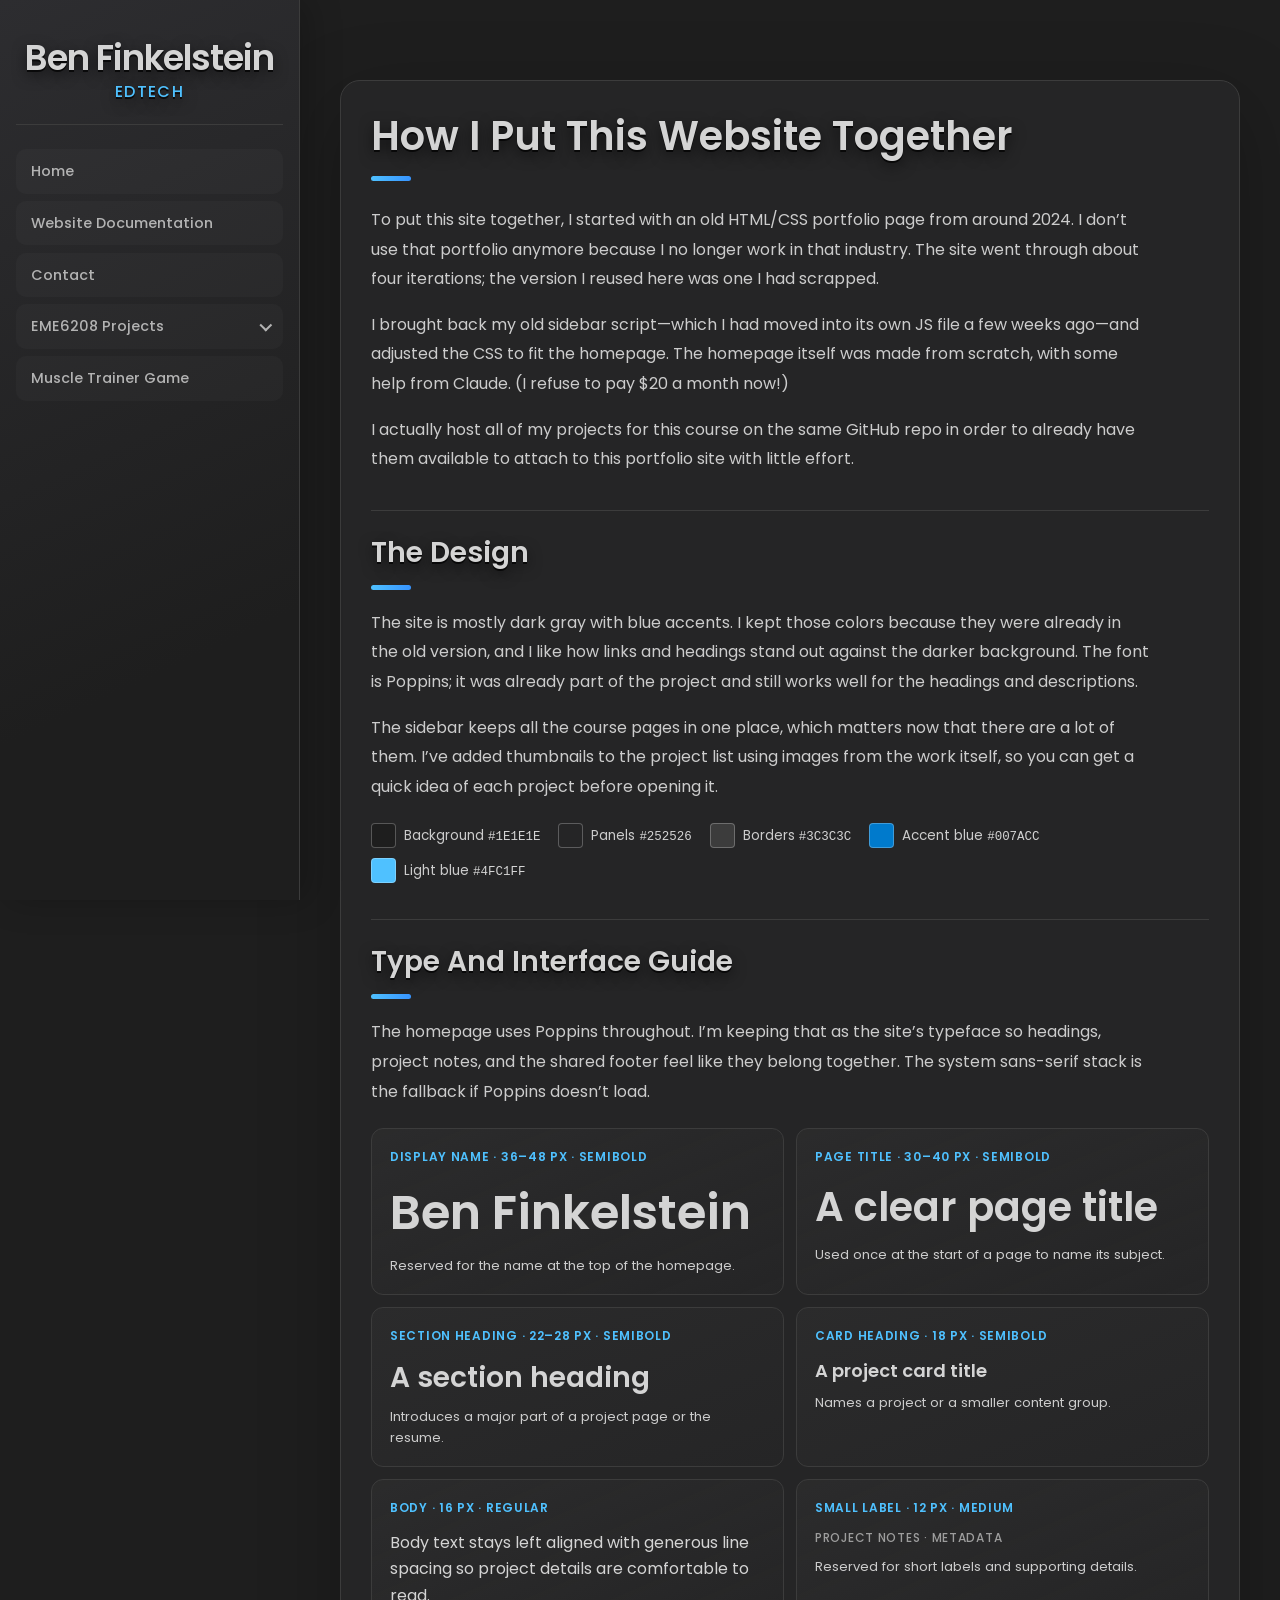
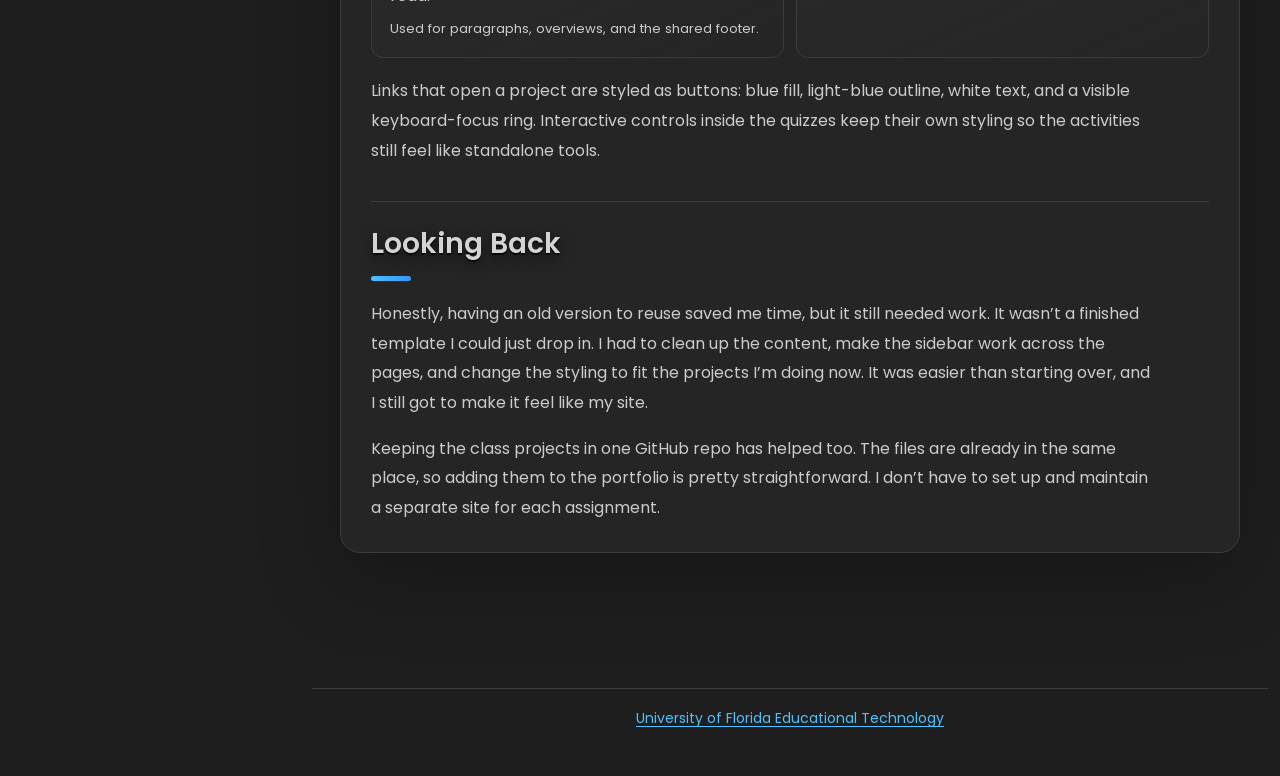
<file: website-documentation/index.html>
<!doctype html>
<html lang="en">
  <head>
    <meta charset="utf-8">
    <meta name="viewport" content="width=device-width, initial-scale=1">
    <meta name="description" content="Notes on how this portfolio website was made and why it looks the way it does.">
    <title>Website Notes | Ben Finkelstein</title>
    <link rel="stylesheet" href="../style.css">
    <link rel="stylesheet" href="../landing.css">
    <link rel="stylesheet" href="website.css">
    <script src="../Sidebar.JS" defer></script>
  </head>
  <body>
    <main>
      <article class="active website-page">
        <header class="page-header">
          <h1 class="h2 article-title">How I put this website together</h1>
        </header>

        <section class="website-copy" aria-label="Website history">
          <p>To put this site together, I started with an old HTML/CSS portfolio page from around 2024. I don’t use that portfolio anymore because I no longer work in that industry. The site went through about four iterations; the version I reused here was one I had scrapped.</p>
          <p>I brought back my old sidebar script—which I had moved into its own JS file a few weeks ago—and adjusted the CSS to fit the homepage. The homepage itself was made from scratch, with some help from Claude. (I refuse to pay $20 a month now!)</p>
          <p>I actually host all of my projects for this course on the same GitHub repo in order to already have them available to attach to this portfolio site with little effort.</p>
        </section>

        <section class="website-section" aria-labelledby="visual-title">
          <h2 class="h3 article-title" id="visual-title">The design</h2>
          <div class="website-copy">
            <p>The site is mostly dark gray with blue accents. I kept those colors because they were already in the old version, and I like how links and headings stand out against the darker background. The font is Poppins; it was already part of the project and still works well for the headings and descriptions.</p>
            <p>The sidebar keeps all the course pages in one place, which matters now that there are a lot of them. I’ve added thumbnails to the project list using images from the work itself, so you can get a quick idea of each project before opening it.</p>
          </div>
          <ul class="color-palette" aria-label="Portfolio website color palette">
            <li><span class="color-chip color-background"></span><span>Background <code>#1E1E1E</code></span></li>
            <li><span class="color-chip color-panel"></span><span>Panels <code>#252526</code></span></li>
            <li><span class="color-chip color-border"></span><span>Borders <code>#3C3C3C</code></span></li>
            <li><span class="color-chip color-accent"></span><span>Accent blue <code>#007ACC</code></span></li>
            <li><span class="color-chip color-highlight"></span><span>Light blue <code>#4FC1FF</code></span></li>
          </ul>
        </section>

        <section class="website-section brand-guide" aria-labelledby="type-title">
          <h2 class="h3 article-title" id="type-title">Type and interface guide</h2>
          <div class="website-copy">
            <p>The homepage uses Poppins throughout. I’m keeping that as the site’s typeface so headings, project notes, and the shared footer feel like they belong together. The system sans-serif stack is the fallback if Poppins doesn’t load.</p>
          </div>
          <div class="type-specimens">
            <div class="type-specimen">
                <p class="type-label">Display name · 36–48 px · semibold</p>
                <p class="type-display-sample">Ben Finkelstein</p>
                <p class="type-note">Reserved for the name at the top of the homepage.</p>
              </div>
              <div class="type-specimen">
                <p class="type-label">Page title · 30–40 px · semibold</p>
                <p class="type-page-sample">A clear page title</p>
              <p class="type-note">Used once at the start of a page to name its subject.</p>
            </div>
            <div class="type-specimen">
              <p class="type-label">Section heading · 22–28 px · semibold</p>
              <p class="type-section-sample">A section heading</p>
              <p class="type-note">Introduces a major part of a project page or the resume.</p>
            </div>
            <div class="type-specimen">
              <p class="type-label">Card heading · 18 px · semibold</p>
              <p class="type-card-sample">A project card title</p>
              <p class="type-note">Names a project or a smaller content group.</p>
            </div>
            <div class="type-specimen">
              <p class="type-label">Body · 16 px · regular</p>
              <p class="type-body-sample">Body text stays left aligned with generous line spacing so project details are comfortable to read.</p>
              <p class="type-note">Used for paragraphs, overviews, and the shared footer.</p>
            </div>
            <div class="type-specimen">
              <p class="type-label">Small label · 12 px · medium</p>
              <p class="type-small-sample">PROJECT NOTES · METADATA</p>
              <p class="type-note">Reserved for short labels and supporting details.</p>
            </div>
          </div>
          <div class="website-copy brand-button-note">
            <p>Links that open a project are styled as buttons: blue fill, light-blue outline, white text, and a visible keyboard-focus ring. Interactive controls inside the quizzes keep their own styling so the activities still feel like standalone tools.</p>
          </div>
        </section>

        <section class="website-section" aria-labelledby="reflection-title">
          <h2 class="h3 article-title" id="reflection-title">Looking back</h2>
          <div class="website-copy">
            <p>Honestly, having an old version to reuse saved me time, but it still needed work. It wasn’t a finished template I could just drop in. I had to clean up the content, make the sidebar work across the pages, and change the styling to fit the projects I’m doing now. It was easier than starting over, and I still got to make it feel like my site.</p>
            <p>Keeping the class projects in one GitHub repo has helped too. The files are already in the same place, so adding them to the portfolio is pretty straightforward. I don’t have to set up and maintain a separate site for each assignment.</p>
          </div>
        </section>
      </article>
    </main>
    <footer class="site-footer"><p><a href="https://education.ufl.edu/educational-technology/">University of Florida Educational Technology</a></p></footer>
  </body>
</html>
</file>
<file: style.css>
/*
 * Global dark theme and formatting foundation.
 * Page-specific stylesheets load after this file and can replace these defaults.
 */
@import url('https://fonts.googleapis.com/css2?family=Poppins:wght@300;400;500;600;700&display=swap');
/* Shared dark palette and type defaults available to every page. */

:root {
  color-scheme: dark;
  /* Keep native browser controls in the dark color scheme. */
  --theme-bg: #1e1e1e;
  /* VS Code Dark+ editor background. */
  --theme-text: #d4d4d4;
  /* VS Code default foreground text. */
  --font-ui: 'Poppins', system-ui, -apple-system, BlinkMacSystemFont, 'Segoe UI', sans-serif;
  --type-display: clamp(2.25rem, 4vw, 3rem);
  --type-page-title: clamp(1.9rem, 3.2vw, 2.5rem);
  --type-section-title: clamp(1.35rem, 2.4vw, 1.75rem);
  --type-card-title: 1.125rem;
  --type-body: 1rem;
  --type-small: .875rem;
  --type-label: .75rem;
  font-family: var(--font-ui);
}

/* Set the shared heading face and a layered shadow for more visual depth. */

:where(h1, h2, h3, h4, h5, h6) {
  font-family: var(--font-ui);
  line-height: 1.25;
  text-shadow: 0 2px 0 rgba(0, 0, 0, .7), 0 5px 14px rgba(0, 0, 0, .55);
}

:where(h1) {
  font-size: var(--type-page-title);
  font-weight: 600;
}

:where(h2) {
  font-size: var(--type-section-title);
  font-weight: 600;
}

:where(h3) {
  font-size: var(--type-card-title);
  font-weight: 600;
}

:where(h4, h5, h6) {
  font-size: 1rem;
  font-weight: 600;
}

/* Use border-box sizing as a low-specificity default for page elements. */

:where(*, *::before, *::after) {
  box-sizing: border-box;
}

/* Provide a dark canvas and foreground as overridable document defaults. */

:where(html) {
  min-height: 100%;
  background: var(--theme-bg);
  color-scheme: dark;
}

/* Set shared body spacing, colors, and typography without outranking page CSS. */

:where(body) {
  min-height: 100vh;
  margin: 0;
  background: var(--theme-bg);
  color: var(--theme-text);
  font-family: var(--font-ui);
  font-size: var(--type-body);
  line-height: 1.65;
}

/* Prevent media from overflowing its containing block by default. */

:where(img, svg, video, canvas) {
  max-width: 100%;
}

/* Let links inherit their surrounding text color unless a page styles them. */

:where(a) {
  color: inherit;
}

/* Give form controls the page's type and text color unless locally overridden. */

:where(button, input, select, textarea) {
  color: inherit;
  font: inherit;
}

/* Shared footer used on the landing page and every project page. */

.site-footer {
  width: min(1120px, calc(100% - 24px));
  margin: 0 auto 28px;
  padding: 18px 12px;
  border-top: 1px solid #3c3c3c;
  color: #cccccc;
  text-align: center;
  font-family: var(--font-ui);
  font-size: var(--type-small);
  line-height: 1.6;
}

.site-footer p {
  margin: 0;
}

.site-footer a {
  color: #4fc1ff;
  text-underline-offset: 3px;
}

.project-reflection {
  width: min(1120px, calc(100% - 24px));
  margin: 32px auto;
  padding: clamp(20px, 3vw, 32px);
  color: var(--theme-text);
  background: linear-gradient(135deg, rgba(60, 60, 60, .25), transparent), #252526;
  border: 1px solid #3c3c3c;
  border-radius: 16px;
  box-shadow: 0 16px 30px rgba(0, 0, 0, .18);
  font-family: var(--font-ui);
  font-size: var(--type-body);
  line-height: 1.75;
}

.project-reflection h2 {
  margin: 0 0 16px;
  color: #d4d4d4;
  font-size: var(--type-section-title);
}

.project-reflection p {
  margin: 0;
}

.project-reflection p + p {
  margin-top: 1rem;
}

.brand-kicker {
  color: #4fc1ff;
  font-size: var(--type-label);
  font-weight: 600;
  letter-spacing: .1em;
  text-transform: uppercase;
}

.portfolio-button,
.about .project-link {
  display: inline-flex;
  min-height: 44px;
  align-items: center;
  justify-content: center;
  gap: 8px;
  padding: .7rem 1rem;
  border: 1px solid #4fc1ff;
  border-radius: 9px;
  background: #007acc;
  color: #fff;
  font-family: var(--font-ui);
  font-size: .9rem;
  font-weight: 600;
  line-height: 1.35;
  text-decoration: none;
  transition: background-color .18s ease, border-color .18s ease, transform .18s ease;
}

.portfolio-button:hover,
.about .project-link:hover {
  border-color: #8bd7ff;
  background: #0062a3;
  color: #fff;
  transform: translateY(-1px);
}

.portfolio-button:focus-visible,
.about .project-link:focus-visible {
  outline: 3px solid #8bd7ff;
  outline-offset: 3px;
}

@media (max-width: 600px) {
  .project-reflection {
    padding: 16px;
  }
}

@media (prefers-reduced-motion: reduce) {
  .portfolio-button,
  .about .project-link {
    transition: none;
  }
}
</file>
<file: landing.css>
/* Dark-only portfolio palette, typography scale, shadows, and motion tokens. */

:root {
  --bg-gradient-onyx: linear-gradient(to bottom right, #3c3c3c 3%, #252526 97%);
  /* Gradient between VS Code border and panel tones. */
  --bg-gradient-jet: linear-gradient(to bottom right, rgba(60, 60, 60, .25) 3%, transparent 100%), #252526;
  /* Subtle layered VS Code panel surface. */
  --border-gradient-onyx: linear-gradient(to bottom right, #3c3c3c 0%, rgba(60, 60, 60, 0) 50%);
  /* Subtle VS Code panel border gradient. */
  --text-gradient-yellow: linear-gradient(to right, #4fc1ff, #3794ff);
  /* VS Code light-blue to accent-blue heading gradient. */
  --jet: #3c3c3c;
  /* VS Code panel border gray. */
  --onyx: #252526;
  /* VS Code sidebar surface. */
  --eerie-black2: #252526;
  /* VS Code panel surface. */
  --smoky-black: #1e1e1e;
  /* VS Code editor background. */
  --white1: #ffffff;
  /* High-contrast white. */
  --white2: #d4d4d4;
  /* VS Code default foreground text. */
  --orange-yellow-crayola: #007acc;
  /* VS Code blue interaction accent. */
  --vegas-gold: #4fc1ff;
  /* VS Code light-blue syntax accent. */
  --light-gray: #cccccc;
  /* VS Code secondary foreground tone. */
  --light-gray70: rgba(204, 204, 204, .7);
  /* Translucent secondary foreground tone. */
  --ff-poppins: 'Poppins', sans-serif;
  /* portfolio typeface. */
  --fs1: 24px;
  /* largest heading size. */
  --fs2: 18px;
  /* section heading size. */
  --fs4: 16px;
  /* standard body size. */
  --fs6: 14px;
  /* small body size. */
  --fs8: 12px;
  /* smallest label size. */
  --fw300: 300;
  /* light font weight. */
  --fw400: 400;
  /* regular font weight. */
  --fw500: 500;
  /* medium font weight. */
  --fw600: 600;
  /* semibold font weight. */
  --shadow1: -4px 8px 24px hsla(0, 0%, 0%, .25);
  /* small surface shadow. */
  --shadow2: 0px 16px 30px hsla(0, 0%, 0%, .25);
  /* medium surface shadow. */
  --shadow5: 0px 24px 80px hsla(0, 0%, 0%, .25);
  /* largest surface shadow. */
}

/* Reset margins and use border-box sizing throughout the portfolio. */

*,
*::before,
*::after {
  margin: 0;
  padding: 0;
  box-sizing: border-box;
}

li {
  list-style: none;
}

img {
  display: block;
}

::selection {
  background: var(--orange-yellow-crayola);
  color: var(--smoky-black);
}

:focus {
  outline-color: var(--orange-yellow-crayola);
}

html {
  font-family: var(--ff-poppins);
}

/* Set the portfolio canvas and its page-wide base typography. */

body {
  background: var(--smoky-black);
}

main {
  margin: 15px 12px;
  margin-bottom: 75px;
  min-width: 259px;
}

article {
  background: var(--eerie-black2);
  border: 1px solid var(--jet);
  border-radius: 20px;
  box-shadow: var(--shadow1);
  z-index: 1;
  padding: 15px;
}

article {
  display: none;
}

article.active {
  display: block;
  animation: fade .5s ease backwards;
}

@keyframes fade {
  0% {
    opacity: 0;
  }
  100% {
    opacity: 1;
  }
}

.h2,
.h3,
.h4 {
  color: var(--white2);
  text-transform: capitalize;
}

.h2 {
  font-size: var(--fs1);
}

.h3 {
  font-size: var(--fs2);
}

.h4 {
  font-size: var(--fs4);
}

.article-title {
  position: relative;
  padding-bottom: 7px;
}

.article-title::after {
  content: '';
  position: absolute;
  bottom: 0;
  left: 0;
  width: 30px;
  height: 3px;
  background: var(--text-gradient-yellow);
  border-radius: 3px;
}

.has-scrollbar::-webkit-scrollbar {
  width: 5px;
  height: 5px;
}

.has-scrollbar::-webkit-scrollbar-track {
  background: var(--onyx);
  border-radius: 5px;
}

.has-scrollbar::-webkit-scrollbar-thumb {
  background: var(--orange-yellow-crayola);
  border-radius: 5px;
}

.has-scrollbar::-webkit-scrollbar-button {
  width: 20px;
}

.avatar-box {
  display: flex;
  align-items: center;
  justify-content: flex-start;
  gap: 20px;
  width: 100%;
  max-width: 100%;
  margin: 0;
  padding: clamp(18px, 3vw, 28px);
  background: var(--bg-gradient-onyx);
  border-radius: 20px;
}

.avatar-box img {
  display: block;
  flex: 0 0 auto;
  width: 120px;
  height: 120px;
  object-fit: cover;
  border-radius: inherit;
}

.info-content {
  display: flex;
  flex-direction: column;
  min-width: 0;
  align-items: flex-start;
  text-align: left;
}

.info-content .name {
  color: var(--white2);
  font-size: var(--type-display);
  font-weight: var(--fw600);
  letter-spacing: -.03em;
  line-height: 1.1;
  margin: 0 0 8px;
}

.info-content .title {
  color: var(--light-gray);
  background: transparent;
  font-size: var(--type-body);
  font-weight: var(--fw400);
  width: auto;
  padding: 2px 0;
  line-height: 1.5;
}

/* Use one consistent gap between the homepage's profile, bio, and project sections. */

.about.active {
  display: flex;
  flex-direction: column;
  gap: 28px;
}

.profile-hero {
  display: grid;
  grid-template-columns: minmax(0, 1fr);
  gap: 24px;
  padding: clamp(18px, 3vw, 30px);
  border: 1px solid var(--jet);
  border-radius: 18px;
  background: var(--bg-gradient-onyx);
  box-shadow: var(--shadow2);
}

.profile-identity {
  min-width: 0;
}

.profile-identity .avatar-box {
  display: grid;
  grid-template-columns: 120px minmax(0, 1fr);
  gap: 20px;
  align-items: center;
  width: 100%;
  margin: 0;
  padding: 0;
  background: transparent;
}

.profile-identity .avatar-box img {
  width: 120px;
  height: 120px;
  border-radius: 14px;
}

.about-copy {
  min-width: 0;
}

.about-copy .article-title {
  margin: 0 0 16px;
}

.about-text {
  max-width: 72ch;
}

/* Keep the biography copy readable without adding an extra section gap. */

.about-text {
  color: var(--light-gray);
  font-size: var(--type-body);
  font-weight: var(--fw300);
  line-height: 1.7;
}

.about-text p {
  margin: 0;
  padding: 0;
  text-align: left;
}

.about-text p + p {
  margin-top: 1em;
}

/* Give each section heading the same space before its content. */

.about > section > h3 {
  margin: 0 0 20px;
}

/* Lay out the service cards with their icons and centered labels. */

.service-list {
  display: grid;
  grid-template-columns: 1fr;
  gap: 20px;
}

.service-item {
  position: relative;
  display: flex;
  align-items: center;
  gap: 16px;
  padding: 20px;
  background: var(--border-gradient-onyx);
  border-radius: 14px;
  box-shadow: var(--shadow2);
  z-index: 1;
}

.service-item::before {
  content: '';
  position: absolute;
  inset: 1px;
  background: var(--bg-gradient-jet);
  border-radius: inherit;
  z-index: -1;
}

.service-icon-box {
  flex: 0 0 40px;
}

.service-icon-box img {
  width: 40px;
  height: 40px;
  object-fit: contain;
}

.service-content-box {
  display: flex;
  min-width: 0;
  flex: 1;
  align-items: center;
  text-align: left;
}

.service-item-title {
  margin: 0;
  font-size: clamp(1rem, 4vw, 1.25rem);
  font-weight: var(--fw400);
  text-transform: capitalize;
  line-height: 1.2;
  white-space: nowrap;
}

/* Experience table layout, cell typography, borders, and row hover state. */

.table-wrapper {
  background: var(--border-gradient-onyx);
  border-radius: 14px;
  box-shadow: var(--shadow2);
  position: relative;
  z-index: 1;
  overflow-x: auto;
}

.table-wrapper::before {
  content: '';
  position: absolute;
  inset: 1px;
  background: var(--bg-gradient-jet);
  border-radius: inherit;
  z-index: -1;
}

.resume-table {
  width: 100%;
  border-collapse: collapse;
  font-size: var(--fs6);
  text-align: left;
}

.resume-table th,
.resume-table td {
  padding: 14px 16px;
  vertical-align: top;
  line-height: 1.5;
}

.resume-table thead th {
  color: var(--orange-yellow-crayola);
  font-size: var(--fs8);
  font-weight: var(--fw500);
  text-transform: uppercase;
  letter-spacing: .5px;
  border-bottom: 1px solid var(--jet);
  white-space: nowrap;
}

.resume-table tbody td {
  color: var(--light-gray);
  font-weight: var(--fw300);
  border-bottom: 1px solid var(--jet);
}

.resume-table tbody tr:last-child td {
  border-bottom: none;
}

.resume-table tbody td:first-child {
  color: var(--white2);
  font-weight: var(--fw400);
}

.resume-table tbody td:last-child {
  color: var(--vegas-gold);
  white-space: nowrap;
}

.resume-table tbody tr:hover td {
  background: hsla(0, 0%, 100%, .03);
}

/* Mobile: stack each row as a card instead of scrolling sideways */

@media (max-width: 579px) {
  .resume-table thead {
    display: none;
  }
  .resume-table,
    .resume-table tbody,
    .resume-table tr,
    .resume-table td {
    display: block;
    width: 100%;
  }
  .resume-table tbody tr {
    padding: 12px 0;
    border-bottom: 1px solid var(--jet);
  }
  .resume-table tbody tr:last-child {
    border-bottom: none;
  }
  .resume-table tbody td {
    border-bottom: none;
    padding: 4px 16px;
  }
  .resume-table tbody td::before {
    content: attr(data-label);
    display: block;
    color: var(--light-gray70);
    font-size: var(--fs8);
    text-transform: uppercase;
    margin-bottom: 2px;
  }
  .resume-table tbody td:last-child {
    white-space: normal;
  }
}

/* Responsive type scale and content widths for tablet and desktop screens. */

@media (min-width: 580px) {
  :root {
    --fs1: 32px;
    --fs2: 24px;
    --fs4: 18px;
    --fs6: 15px;
    --fs8: 12px;
  }
  article {
    width: min(520px, 100%);
    margin-inline: auto;
    padding: 30px;
  }
  .article-title {
    font-weight: var(--fw600);
    padding-bottom: 15px;
  }
  .article-title::after {
    width: 40px;
    height: 5px;
  }
  main {
    margin-top: 60px;
    margin-bottom: 100px;
  }
  .service-item {
    gap: 18px;
    padding: 30px;
  }
}

@media (min-width: 768px) {
  article {
    width: min(700px, 100%);
  }
  .has-scrollbar::-webkit-scrollbar-button {
    width: 100px;
  }
  .article-title {
    padding-bottom: 20px;
  }
}

@media (min-width: 1024px) {
  :root {
    --shadow1: -4px 8px 24px hsla(0, 0%, 0%, .125);
    --shadow2: 0px 16px 30px hsla(0, 0%, 0%, .125);
  }
  article {
    width: min(1100px, 100%);
    box-shadow: var(--shadow5);
  }
  main {
    margin-bottom: 60px;
  }
  .main-content {
    position: relative;
    width: 100%;
    max-width: 1100px;
    min-width: 0;
    margin: auto;
  }
  .service-list {
    grid-template-columns: 1fr 1fr;
    gap: 20px 25px;
  }
}

@media (min-width: 1250px) {
  /* Customize the page scrollbar on wide desktop screens. */
  body::-webkit-scrollbar {
    width: 20px;
  }
  body::-webkit-scrollbar-track {
    background: var(--smoky-black);
  }
  body::-webkit-scrollbar-thumb {
    border: 5px solid var(--smoky-black);
    background: hsla(0, 0%, 100%, .1);
    border-radius: 20px;
    box-shadow: inset 1px 1px 0 hsla(0, 0%, 100%, .11), inset -1px -1px 0 hsla(0, 0%, 100%, .11);
  }
  body::-webkit-scrollbar-thumb:hover {
    background: hsla(0, 0%, 100%, .15);
  }
  body::-webkit-scrollbar-button {
    height: 60px;
  }
  article {
    width: 100%;
    max-width: none;
    min-height: 100%;
  }
  main {
    width: calc(100% - 24px);
    max-width: 1600px;
    margin-inline: auto;
    display: flex;
    justify-content: center;
    align-items: stretch;
    gap: 25px;
  }
  .main-content {
    min-width: 0;
    width: 100%;
    max-width: none;
    margin: 0;
  }
  .avatar-box img {
    width: 150px;
    height: 150px;
  }
  .info-content .name {
    white-space: normal;
  }
  .profile-hero {
    grid-template-columns: minmax(250px, .85fr) minmax(0, 1.4fr);
    align-items: center;
    gap: clamp(28px, 4vw, 48px);
  }
  .profile-identity .avatar-box {
    grid-template-columns: 104px minmax(0, 1fr);
    gap: 16px;
  }
  .profile-identity .avatar-box img {
    width: 104px;
    height: 104px;
  }
  .about-copy {
    padding-left: clamp(24px, 3vw, 40px);
    border-left: 1px solid var(--jet);
  }
}

/* Keep a clear scale from the resume name to its section and card headings. */

.main-content .info-content .name {
  font-size: var(--type-display);
  line-height: 1.12;
}

.main-content .article-title {
  font-size: var(--type-section-title);
  line-height: 1.25;
}

.main-content .experience-title,
.main-content .projects-title {
  font-size: 1.25rem;
  line-height: 1.3;
}

/* Match the resume table's Poppins face and regular weight while keeping the card labels compact. */

.main-content .service-item-title {
  font-family: var(--ff-poppins);
  font-weight: var(--fw400);
  font-size: clamp(1rem, 4vw, 1.25rem);
  line-height: 1.2;
  text-align: left;
  white-space: nowrap;
}

/* Keep project summaries visible and arranged in one reusable card column. */

.about .project-list {
  display: grid;
  grid-template-columns: 1fr;
  gap: 20px;
  margin: 0;
}

.about .project-item {
  display: flex;
  align-items: stretch;
  gap: 20px;
  padding: 20px;
  background: var(--bg-gradient-jet);
  border: 1px solid var(--jet);
  border-radius: 14px;
  box-shadow: var(--shadow2);
}

/* Show a local preview image for each project's screenshot area. */

.about .project-icon-box {
  flex: 0 0 min(42%, 330px);
  overflow: hidden;
  border: 1px solid var(--jet);
  border-radius: 10px;
  background: var(--eerie-black2);
}

.about .project-icon-box img {
  display: block;
  width: 100%;
  height: auto;
  aspect-ratio: 2700 / 1724;
  object-fit: contain;
}

.about .project-content-box {
  display: flex;
  min-width: 0;
  flex: 1;
  flex-direction: column;
  align-items: flex-start;
  justify-content: center;
  gap: 12px;
}

.about .project-item-title {
  margin: 0;
  font-family: var(--ff-poppins);
  font-size: var(--type-card-title);
  line-height: 1.25;
}

.about .project-item-text {
  margin: 0;
  color: var(--light-gray);
  font-size: var(--type-small);
  line-height: 1.6;
}

/* Keep project call-to-action type aligned with the global button style. */

.about .project-link {
  font-size: .9rem;
}

/* Stack the project preview above its description on compact screens. */

@media (max-width: 579px) {
  .profile-hero {
    gap: 20px;
    padding: 18px;
  }
  .profile-identity .avatar-box {
    grid-template-columns: 84px minmax(0, 1fr);
    gap: 14px;
  }
  .profile-identity .avatar-box img {
    width: 84px;
    height: 84px;
  }
  .about .project-item {
    flex-direction: column;
    gap: 16px;
  }
  .about .project-icon-box {
    flex-basis: auto;
  }
  .main-content .info-content .name {
    font-size: clamp(1.5rem, 7vw, 1.9rem);
  }
  .info-content {
    align-items: flex-start;
    text-align: left;
  }
  .info-content .title {
    font-size: .88rem;
  }
}
</file>
<file: contact/contact.css>
.contact-page {
  width: min(850px, 100%);
  margin: 20px auto 75px;
  padding: clamp(20px, 4vw, 36px);
}

.contact-page header {
  margin-bottom: 24px;
}

.contact-page h1 {
  font-size: var(--type-page-title, 2.5rem);
}

.contact-intro {
  margin-top: 14px;
  color: var(--light-gray, #ccc);
  line-height: 1.75;
}

.contact-list {
  max-width: 700px;
  list-style: none;
  border-top: 1px solid var(--jet, #3c3c3c);
}

.contact-list li {
  display: grid;
  grid-template-columns: 110px minmax(0, 1fr);
  gap: 12px;
  padding: 18px 4px;
  border-bottom: 1px solid var(--jet, #3c3c3c);
}

.contact-label {
  color: var(--white2, #d4d4d4);
  font-weight: 600;
}

.contact-list a {
  color: var(--vegas-gold, #4fc1ff);
  text-underline-offset: 4px;
  overflow-wrap: anywhere;
}

@media (max-width: 480px) {
  .contact-page {
    margin: 8px auto 48px;
    padding: 16px;
  }
  .contact-list li {
    grid-template-columns: 1fr;
    gap: 4px;
  }
}
</file>
<file: drag-ai/drag-ai.css>
/* Dark-only palette for the instrument sorting activity. */

:root {
  box-sizing: border-box;
  padding-top: env(safe-area-inset-top,0px);
  padding-bottom: env(safe-area-inset-bottom,0px);
  --bg: #141b21;
  --surface: #1d2730;
  --ink: #e8eef2;
  --muted: #93a3af;
  --line: #33424e;
  --brass: #d9a441;
  --wood: #52b59e;
  --perc: #e07a63;
  --good: #52b59e;
  --bad: #ef7b70;
  color-scheme: dark;
}

/* Keep anchor jumps clear of the device safe area. */

html {
  scroll-padding-top: env(safe-area-inset-top,0px);
}

/* Use border-box dimensions for every activity element. */

*,*::before,*::after {
  box-sizing: inherit;
}

/* Apply the activity's dark canvas and page typography. */

body {
  margin: 0;
  background: var(--bg);
  color: var(--ink);
  font-family: "Bricolage Grotesque",system-ui,-apple-system,"Segoe UI",sans-serif;
  line-height: 1.4;
}

/* Center the activity and constrain its reading width. */

main {
  max-width: 920px;
  margin: 0 auto;
  padding: 28px 18px 40px;
}

/* Override the shared display face with a clean system UI face for game headings. */

h1, h2 {
  font-family: system-ui, -apple-system, BlinkMacSystemFont, "Segoe UI", sans-serif;
}

/* Align the page title, description, and score area across the header. */

header {
  display: flex;
  flex-wrap: wrap;
  align-items: flex-end;
  justify-content: space-between;
  gap: 14px;
  margin-bottom: 22px;
}

h1 {
  margin: 0;
  font-size: clamp(1.8rem,5vw,2.8rem);
  font-weight: 800;
  letter-spacing: -.02em;
  line-height: 1.05;
}

.sub {
  margin: 6px 0 0;
  color: var(--muted);
  max-width: 44ch;
}

/* Arrange the score counters in one compact row. */

.score {
  display: flex;
  gap: 10px;
}

/* Show each score in a bordered card with a clear value and label. */

.stat {
  background: var(--surface);
  border: 1.5px solid var(--line);
  border-radius: 10px;
  padding: 8px 14px;
  min-width: 92px;
}

.stat b {
  display: block;
  font-size: 1.6rem;
  font-weight: 800;
  line-height: 1.1;
}

.stat span {
  font-size: .85rem;
  color: var(--muted);
}

.stat.good b {
  color: var(--good);
}

.stat.bad b {
  color: var(--bad);
}

/* Style the unsorted instrument bank as a dashed drop area. */

.bank {
  background: var(--surface);
  border: 2px dashed var(--line);
  border-radius: 14px;
  padding: 14px;
  min-height: 96px;
  display: flex;
  flex-wrap: wrap;
  gap: 10px;
  margin-bottom: 22px;
  transition: border-color .15s;
}

.bank-title {
  margin: 0 0 8px;
  font-weight: 600;
}

.bank:empty::after {
  content: "Every instrument is sorted.";
  color: var(--muted);
  margin: auto;
}

/* Make each instrument a draggable, keyboard-focusable chip. */

.chip {
  font: inherit;
  font-weight: 600;
  font-size: 1rem;
  padding: 9px 15px;
  border-radius: 999px;
  border: 1.5px solid var(--ink);
  background: var(--bg);
  color: var(--ink);
  cursor: grab;
  user-select: none;
  touch-action: manipulation;
}

/* Show drag, selection, locked, error, and keyboard focus states for chips. */

.chip:active {
  cursor: grabbing;
}

.chip:focus-visible {
  outline: 3px solid var(--brass);
  outline-offset: 2px;
}

.chip.dragging {
  opacity: .35;
}

.chip.selected {
  background: var(--ink);
  color: var(--bg);
}

.chip.locked {
  cursor: default;
  border-color: transparent;
  color: #fff;
}

.chip.shake {
  animation: shake .35s;
  border-color: var(--bad);
  color: var(--bad);
}

@keyframes shake {
  25% {
    transform: translateX(-6px);
  }
  75% {
    transform: translateX(6px);
  }
}

/* Turn off the error shake when the device requests reduced motion. */

@media (prefers-reduced-motion:reduce) {
  .chip.shake {
    animation: none;
  }
}

/* Arrange the answer categories in responsive columns. */

.zones {
  display: grid;
  grid-template-columns: repeat(3,1fr);
  gap: 14px;
}

/* Stack answer categories on narrow screens. */

@media (max-width:700px) {
  .zones {
    grid-template-columns: 1fr;
  }
}

/* Style each category zone using its category color token. */

.zone {
  --c: var(--ink);
  background: var(--surface);
  border: 2px solid var(--c);
  border-radius: 14px;
  padding: 12px;
  min-height: 200px;
  display: flex;
  flex-direction: column;
  gap: 8px;
  transition: background .15s,transform .15s;
}

.zone[data-cat="Brass"] {
  --c: var(--brass);
}

.zone[data-cat="Woodwinds"] {
  --c: var(--wood);
}

.zone[data-cat="Percussion"] {
  --c: var(--perc);
}

/* Style category titles, item layout, and drop-target feedback. */

.zone h2 {
  margin: 0;
  font-size: 1.3rem;
  font-weight: 800;
  color: var(--c);
  display: flex;
  justify-content: space-between;
  align-items: baseline;
}

.zone h2 small {
  font-size: .9rem;
  font-weight: 600;
  color: var(--muted);
}

.zone.over {
  background: color-mix(in srgb,var(--c) 14%,var(--surface));
  transform: scale(1.015);
}

.zone .items {
  display: flex;
  flex-wrap: wrap;
  gap: 8px;
  align-content: flex-start;
  flex: 1;
}

.zone .chip.locked {
  background: var(--c);
}

/* Align the result message and reset button below the activity. */

.bar {
  display: flex;
  flex-wrap: wrap;
  align-items: center;
  justify-content: space-between;
  gap: 14px;
  margin-top: 26px;
}

/* Keep the result message visible and make the reset control easy to use. */

#msg {
  margin: 0;
  font-weight: 600;
  min-height: 1.4em;
}

button.reset {
  font: inherit;
  font-weight: 800;
  padding: 12px 26px;
  border-radius: 10px;
  border: none;
  background: var(--ink);
  color: var(--bg);
  cursor: pointer;
}

button.reset:hover {
  filter: brightness(1.15);
}

button.reset:focus-visible {
  outline: 3px solid var(--brass);
  outline-offset: 3px;
}
</file>
<file: eme6208-project-1/project.css>
.project-page {
  width: min(1120px, 100%);
  margin: 24px auto 72px;
  padding: clamp(16px, 3vw, 32px);
}

.project-hero {
  display: grid;
  grid-template-columns: minmax(220px, 360px) minmax(0, 1fr);
  align-items: center;
  gap: clamp(24px, 5vw, 64px);
  padding: clamp(24px, 5vw, 54px);
  border: 1px solid var(--jet, #3c3c3c);
  border-radius: 22px;
  background: linear-gradient(140deg, #292727, #171717 70%);
}

.portfolio-logo {
  display: block;
  width: 100%;
  border-radius: 14px;
  background: #fff;
}

.eyebrow {
  margin: 0 0 9px;
  color: #f2c94c;
  font-size: .82rem;
  font-weight: 650;
  letter-spacing: .11em;
  text-transform: uppercase;
}

.hero-copy h1 {
  margin: 0 0 16px;
  font-size: var(--type-page-title, 2.5rem);
  line-height: 1.12;
}

.hero-copy > p:last-child {
  max-width: 600px;
  margin: 0;
  color: var(--light-gray, #d4d4d4);
  font-size: 1.08rem;
  line-height: 1.75;
}

.cover-showcase,
.reflection {
  margin-top: clamp(44px, 7vw, 76px);
}

.section-heading {
  margin-bottom: 22px;
}

.section-heading h2 {
  margin: 0;
  font-size: var(--type-section-title, 1.75rem);
}

.cover-grid {
  display: grid;
  grid-template-columns: repeat(2, minmax(0, 1fr));
  align-items: start;
  gap: clamp(16px, 3vw, 28px);
}

.cover-card {
  margin: 0;
  padding: clamp(12px, 2vw, 20px);
  border: 1px solid var(--jet, #3c3c3c);
  border-radius: 18px;
  background: var(--bg-gradient-jet, linear-gradient(135deg, #29292b, #1c1c1d));
}

.cover-card img {
  display: block;
  width: min(100%, 430px);
  max-height: 680px;
  margin: 0 auto;
  object-fit: contain;
  border-radius: 8px;
  background: #fff;
}

.cover-card figcaption {
  display: flex;
  flex-wrap: wrap;
  justify-content: space-between;
  gap: 8px 14px;
  margin-top: 14px;
  color: var(--light-gray, #d4d4d4);
  font-size: .9rem;
}

.cover-card figcaption span:first-child {
  color: #f2c94c;
  font-weight: 600;
}

.reflection-block {
  padding: clamp(18px, 3vw, 30px) 0;
  border-top: 1px solid var(--jet, #3c3c3c);
}

.reflection-block h3 {
  margin: 0 0 14px;
  font-size: 1.25rem;
}

.reflection-block p {
  max-width: 900px;
  margin: 0 0 16px;
  color: var(--light-gray, #d4d4d4);
  line-height: 1.85;
}

.reflection-block p:last-child {
  margin-bottom: 0;
}

.source-download {
  margin: 30px 0 0;
  padding-top: 18px;
  border-top: 1px solid var(--jet, #3c3c3c);
  color: var(--light-gray, #d4d4d4);
}

.source-download a {
  text-underline-offset: 4px;
}

@media (max-width: 700px) {
  .project-page {
    margin-top: 8px;
    padding: 10px;
  }
  .project-hero {
    grid-template-columns: 1fr;
    padding: 22px;
    gap: 20px;
  }
  .portfolio-logo {
    width: min(100%, 360px);
    margin: 0 auto;
  }
}

@media (max-width: 540px) {
  .cover-grid {
    grid-template-columns: 1fr;
  }
  .cover-card img {
    max-height: none;
  }
}
</file>
<file: gibbons-and-snoop/gibbons.css>
.gibbons-page {
  max-width: 1100px;
  margin: 20px auto 75px;
  padding: clamp(12px, 2vw, 22px);
}

.video-player {
  margin: 0 auto 20px;
  padding: 10px;
  background: var(--bg-gradient-jet);
  border: 1px solid var(--jet);
  border-radius: 16px;
}

.video-player video {
  display: block;
  width: 100%;
  max-height: 78vh;
  background: #000;
  border-radius: 10px;
}

.gibbons-header {
  margin: 28px 0;
  padding: clamp(22px, 4vw, 38px);
  border: 1px solid var(--jet);
  border-radius: 18px;
  background: linear-gradient(135deg, rgba(0, 122, 204, .12), transparent 68%), #252526;
}

.gibbons-header h1 {
  max-width: 800px;
  margin: 8px 0 12px;
  font-size: var(--type-page-title);
}

.gibbons-lead,
.gibbons-section-heading > p:last-child {
  max-width: 75ch;
  margin: 0;
  color: var(--light-gray);
  line-height: 1.75;
}

.gibbons-section {
  margin-top: clamp(36px, 6vw, 58px);
}

.gibbons-section-heading {
  margin-bottom: 18px;
}

.gibbons-section-heading h2 {
  margin: 6px 0 10px;
}

.gibbons-section-heading h3 {
  margin: 24px 0 10px;
}

.gibbons-disclosure {
  margin-top: 12px;
  overflow: hidden;
  border: 1px solid var(--jet);
  border-radius: 14px;
  background: var(--bg-gradient-jet);
}

.gibbons-disclosure summary {
  position: relative;
  display: flex;
  min-height: 52px;
  align-items: center;
  padding: 14px 52px 14px 18px;
  color: #fff;
  background: #007acc;
  border-bottom: 1px solid rgba(79, 193, 255, .65);
  cursor: pointer;
  font-size: .95rem;
  font-weight: 600;
  line-height: 1.45;
  list-style: none;
}

.gibbons-disclosure summary::-webkit-details-marker {
  display: none;
}

.gibbons-disclosure summary::after {
  content: '+';
  position: absolute;
  right: 18px;
  font-size: 1.4rem;
  line-height: 1;
}

.gibbons-disclosure[open] summary::after {
  content: '−';
}

.gibbons-disclosure summary:hover {
  background: #0062a3;
}

.gibbons-disclosure summary:focus-visible {
  outline: 3px solid #8bd7ff;
  outline-offset: -4px;
}

.disclosure-content,
.script-content {
  padding: clamp(18px, 3vw, 28px);
  color: var(--light-gray);
  line-height: 1.75;
}

.disclosure-content h3,
.script-content h3 {
  margin: 24px 0 8px;
  font-size: 1.05rem;
}

.disclosure-content h3:first-child,
.script-content section:first-child h3 {
  margin-top: 0;
}

.disclosure-content p {
  margin: 0 0 12px;
}

.disclosure-content ol,
.disclosure-content ul,
.gibbons-references {
  margin: 8px 0 18px;
  padding-left: 1.4rem;
}

.disclosure-content li,
.gibbons-references li {
  padding-left: .2rem;
}

.disclosure-content li + li,
.gibbons-references li + li {
  margin-top: 8px;
}

.disclosure-content a,
.gibbons-references a {
  color: #4fc1ff;
  overflow-wrap: anywhere;
}

.script-content section + section {
  margin-top: 20px;
  padding-top: 18px;
  border-top: 1px solid var(--jet);
}

.script-content section h3 {
  color: #4fc1ff;
}

.script-content p {
  max-width: 78ch;
  margin: 0;
}

.snoop-script p + p {
  margin-top: 16px;
}

.gibbons-references {
  margin: 0;
}

@media (max-width: 600px) {
  .gibbons-page {
    width: 100%;
  }
  .gibbons-header {
    margin: 18px 0;
  }
  .gibbons-disclosure summary {
    padding-left: 14px;
  }
}
</file>
<file: scapular-control/animation.css>
.animation-page {
  max-width: 1120px;
  margin: 20px auto 75px;
  padding: clamp(14px, 3vw, 32px);
}

.video-player {
  margin: 0 auto 28px;
  padding: 10px;
  border: 1px solid var(--jet, #3c3c3c);
  border-radius: 16px;
  background: var(--bg-gradient-jet, #252526);
}

.video-player video {
  display: block;
  width: 100%;
  max-height: 78vh;
  border-radius: 10px;
  background: #000;
}

.animation-header {
  padding: clamp(20px, 4vw, 34px);
  border: 1px solid var(--jet, #3c3c3c);
  border-radius: 18px;
  background: linear-gradient(140deg, #29292b, #1e1e1e 75%);
}

.eyebrow {
  margin: 0 0 8px;
  color: var(--vegas-gold, #4fc1ff);
  font-size: .82rem;
  font-weight: 600;
  letter-spacing: .1em;
  text-transform: uppercase;
}

.animation-header h1 {
  margin: 0 0 10px;
  font-size: var(--type-page-title, 2.5rem);
}

.lead,
.section-intro {
  max-width: 850px;
  color: var(--light-gray, #ccc);
  line-height: 1.75;
}

.lead {
  margin: 0;
  font-size: 1.05rem;
}

.video-facts {
  display: flex;
  flex-wrap: wrap;
  gap: 9px;
  margin-top: 20px;
}

.video-facts span {
  padding: 7px 12px;
  border: 1px solid var(--jet, #3c3c3c);
  border-radius: 999px;
  background: rgba(255, 255, 255, .035);
  color: var(--light-gray, #ccc);
  font-size: .82rem;
}

.content-section {
  margin-top: clamp(38px, 6vw, 64px);
}

.section-heading {
  margin-bottom: 18px;
}

.section-heading h2 {
  margin: 0;
  font-size: var(--type-section-title, 1.75rem);
}

.section-intro {
  margin: 10px 0 0;
}

.content-card,
.prompt-card,
.script-list,
.storyboard-list,
.reference-list {
  border: 1px solid var(--jet, #3c3c3c);
  border-radius: 16px;
  background: var(--bg-gradient-jet, linear-gradient(135deg, #29292b, #1c1c1d));
  color: var(--light-gray, #ccc);
}

.content-card {
  padding: clamp(18px, 3vw, 30px);
}

.content-card p {
  margin: 0;
  line-height: 1.8;
}

.content-card p + p {
  margin-top: 16px;
}

.prompt-card {
  margin: 0;
  padding: clamp(18px, 3vw, 30px);
  border-left: 3px solid var(--orange-yellow-crayola, #007acc);
  white-space: pre-wrap;
  overflow-wrap: anywhere;
  font: inherit;
  line-height: 1.8;
}

.after-prompt {
  max-width: 930px;
  margin: 16px 0 0;
  color: var(--light-gray, #ccc);
  line-height: 1.8;
}

.script-list,
.storyboard-list,
.reference-list {
  margin: 0;
  padding: clamp(18px, 3vw, 30px) clamp(22px, 4vw, 42px);
}

.script-list li {
  padding: 12px 0;
}

.script-list li + li {
  border-top: 1px solid var(--jet, #3c3c3c);
}

.script-list time {
  display: block;
  color: var(--vegas-gold, #4fc1ff);
  font-weight: 600;
  font-size: .9rem;
}

.script-list span {
  display: block;
  margin-top: 4px;
  line-height: 1.65;
}

.storyboard-figure {
  overflow: hidden;
  margin: 0 0 16px;
  border: 1px solid var(--jet, #3c3c3c);
  border-radius: 16px;
  background: #061426;
}

.storyboard-figure img {
  display: block;
  width: 100%;
}

.storyboard-figure figcaption {
  padding: 11px 16px;
  color: var(--light-gray, #ccc);
  font-size: .85rem;
}

.storyboard-list li {
  padding: 11px 0;
  line-height: 1.75;
}

.storyboard-list li + li {
  border-top: 1px solid var(--jet, #3c3c3c);
}

.storyboard-list strong {
  color: var(--white2, #d4d4d4);
}

.accuracy-notes {
  border-left: 3px solid var(--orange-yellow-crayola, #007acc);
}

.essay-copy p + p {
  margin-top: 18px;
}

.reference-list li {
  padding: 12px 0;
  line-height: 1.75;
  overflow-wrap: anywhere;
}

.reference-list li + li {
  border-top: 1px solid var(--jet, #3c3c3c);
}

.reference-list a {
  color: var(--vegas-gold, #4fc1ff);
  text-underline-offset: 3px;
}

.original-files {
  display: flex;
  flex-wrap: wrap;
  align-items: center;
  gap: 12px 20px;
  margin-top: 28px;
  padding-top: 18px;
  border-top: 1px solid var(--jet, #3c3c3c);
}

.original-files h2 {
  width: 100%;
  margin: 0;
  font-size: 1.1rem;
}

.original-files a:not(.portfolio-button) {
  color: var(--vegas-gold, #4fc1ff);
  text-underline-offset: 3px;
}

@media (max-width: 600px) {
  .animation-page {
    margin-top: 8px;
    padding: 8px;
  }
  .video-player {
    padding: 6px;
    border-radius: 12px;
  }
  .animation-header {
    padding: 20px;
  }
  .script-list, .storyboard-list, .reference-list {
    padding: 16px 24px;
  }
}
</file>
<file: screencasts/screencast.css>
.screencast-page {
  max-width: 1500px;
  margin: 24px auto 75px;
  padding: clamp(14px, 2vw, 28px);
}

.page-header {
  margin: 0 0 24px;
}

.eyebrow,
.column-label {
  margin: 0 0 8px;
  color: var(--vegas-gold, #4fc1ff);
  font-size: .82rem;
  font-weight: 600;
  letter-spacing: .08em;
  text-transform: uppercase;
}

.page-header h1 {
  margin: 0 0 10px;
  font-size: var(--type-page-title, 2.5rem);
  line-height: 1.15;
}

.intro {
  max-width: 820px;
  margin: 0;
  color: var(--light-gray, #ccc);
  line-height: 1.7;
}

.assignment-columns {
  display: grid;
  grid-template-columns: repeat(2, minmax(0, 1fr));
  align-items: start;
  gap: 20px;
}

.assignment-column {
  min-width: 0;
  padding: clamp(16px, 2vw, 24px);
  border: 1px solid var(--jet, #3c3c3c);
  border-radius: 16px;
  background: var(--eerie-black2, #252526);
  box-shadow: var(--shadow1, 0 8px 24px rgba(0, 0, 0, .25));
}

.column-header {
  min-height: 140px;
  margin-bottom: 18px;
  padding-bottom: 16px;
  border-bottom: 1px solid var(--jet, #3c3c3c);
}

.column-header h2 {
  margin: 0 0 8px;
  color: var(--white2, #d4d4d4);
  font-size: var(--type-section-title, 1.75rem);
  line-height: 1.25;
}

.column-header > p:last-child {
  margin: 0;
  color: var(--light-gray70, rgba(204, 204, 204, .7));
  line-height: 1.65;
}

.player {
  padding: 9px;
  border: 1px solid var(--jet, #3c3c3c);
  border-radius: 12px;
  background: var(--bg-gradient-jet, #252526);
}

.player video {
  display: block;
  width: 100%;
  aspect-ratio: 16 / 9;
  border-radius: 8px;
  background: #111;
}

.meta {
  display: flex;
  flex-wrap: wrap;
  gap: 6px 16px;
  margin: 11px 4px 2px;
  color: var(--light-gray70, rgba(204, 204, 204, .7));
  font-size: .82rem;
}

.meta span::before {
  content: "";
  display: inline-block;
  width: 6px;
  height: 6px;
  margin: 0 7px 1px 0;
  border-radius: 50%;
  background: var(--orange-yellow-crayola, #007acc);
}

.script-section,
.about,
.reflection,
.comparison-reflection {
  margin-top: 24px;
  padding-top: 18px;
  border-top: 1px solid var(--jet, #3c3c3c);
}

.screencast-page h3 {
  margin: 0 0 12px;
  color: var(--white2, #d4d4d4);
  font-size: var(--type-card-title, 1.125rem);
}

.script-content {
  color: var(--light-gray, #ccc);
  font-size: var(--type-body, 1rem);
  line-height: 1.7;
}

.script-content p {
  margin: 0 0 12px;
}

.script-content .stage-direction {
  margin: 19px 0 6px;
  color: var(--light-gray70, rgba(204, 204, 204, .7));
  font-size: .85rem;
  font-style: italic;
}

.about {
  display: grid;
  grid-template-columns: 1fr;
  gap: 16px;
}

.about section h3 {
  margin-bottom: 6px;
}

.about p,
.reflection p,
.comparison-reflection p {
  margin: 0 0 13px;
  color: var(--light-gray70, rgba(204, 204, 204, .7));
  font-size: var(--type-body, 1rem);
  line-height: 1.75;
}

.reflection h3,
.comparison-reflection h2 {
  margin-bottom: 12px;
  color: var(--white2, #d4d4d4);
  font-size: var(--type-section-title, 1.75rem);
}

.source-note {
  margin: 22px 0 0;
  color: var(--light-gray70, rgba(204, 204, 204, .7));
  font-size: .8rem;
}

@media (max-width: 900px) {
  .assignment-columns {
    grid-template-columns: 1fr;
  }
  .column-header {
    min-height: 0;
  }
}

@media (max-width: 600px) {
  .screencast-page {
    margin-top: 10px;
    padding: 9px;
  }
  .assignment-column {
    padding: 16px;
  }
}
</file>
<file: website-documentation/website.css>
.website-page {
  width: min(900px, 100%);
  margin: 20px auto 75px;
  padding: clamp(18px, 3vw, 30px);
}

.page-header {
  margin-bottom: 24px;
}

.page-header h1 {
  max-width: 760px;
  font-size: var(--type-page-title, 2.5rem);
}

.website-copy {
  max-width: 780px;
  color: var(--light-gray, #ccc);
  font-size: 1rem;
  line-height: 1.85;
}

.website-copy p + p {
  margin-top: 16px;
}

.color-palette {
  display: flex;
  flex-wrap: wrap;
  gap: 10px 18px;
  margin-top: 22px;
  padding: 0;
  list-style: none;
}

.color-palette li {
  display: flex;
  align-items: center;
  gap: 8px;
  color: var(--light-gray, #ccc);
  font-size: .84rem;
}

.color-chip {
  width: 25px;
  height: 25px;
  flex: 0 0 25px;
  border: 1px solid rgba(255, 255, 255, .25);
  border-radius: 4px;
}

.color-background {
  background: #1e1e1e;
}

.color-panel {
  background: #252526;
}

.color-border {
  background: #3c3c3c;
}

.color-accent {
  background: #007acc;
}

.color-highlight {
  background: #4fc1ff;
}

.color-palette code {
  color: var(--white2, #d4d4d4);
  font-family: ui-monospace, SFMono-Regular, Menlo, monospace;
  font-size: .78rem;
}

.type-specimens {
  display: grid;
  grid-template-columns: repeat(2, minmax(0, 1fr));
  gap: 12px;
  margin-top: 22px;
}

.type-specimen {
  min-width: 0;
  padding: 18px;
  border: 1px solid var(--jet, #3c3c3c);
  border-radius: 12px;
  background: var(--bg-gradient-jet, #252526);
}

.type-label {
  margin: 0 0 12px;
  color: #4fc1ff;
  font-size: .75rem;
  font-weight: 600;
  letter-spacing: .06em;
  text-transform: uppercase;
}

.type-page-sample,
.type-display-sample,
.type-section-sample,
.type-card-sample,
.type-body-sample,
.type-small-sample {
  margin: 0;
  color: var(--white2, #d4d4d4);
  font-family: var(--font-ui, 'Poppins', sans-serif);
  line-height: 1.4;
}

.type-display-sample {
  font-size: var(--type-display, clamp(2.25rem, 4vw, 3rem));
  font-weight: 600;
}

.type-page-sample {
  font-size: var(--type-page-title, clamp(1.9rem, 3.2vw, 2.5rem));
  font-weight: 600;
}

.type-section-sample {
  font-size: clamp(1.35rem, 2.4vw, 1.75rem);
  font-weight: 600;
}

.type-card-sample {
  font-size: 1.125rem;
  font-weight: 600;
}

.type-body-sample {
  font-size: 1rem;
  line-height: 1.65;
}

.type-small-sample {
  color: #9d9d9d;
  font-size: .75rem;
  font-weight: 500;
  letter-spacing: .06em;
}

.type-note {
  margin: 10px 0 0;
  color: var(--light-gray, #ccc);
  font-size: .82rem;
  line-height: 1.55;
}

.brand-button-note {
  margin-top: 18px;
}

.website-section {
  margin-top: 36px;
  padding-top: 24px;
  border-top: 1px solid var(--jet, #3c3c3c);
}

.website-section h2 {
  margin: 0 0 18px;
  font-size: var(--type-section-title, 1.75rem);
}

@media (max-width: 600px) {
  .website-page {
    margin: 8px auto 48px;
    padding: 12px;
  }
  .website-copy {
    font-size: var(--type-body, 1rem);
  }
  .type-specimens {
    grid-template-columns: 1fr;
  }
}
</file>
